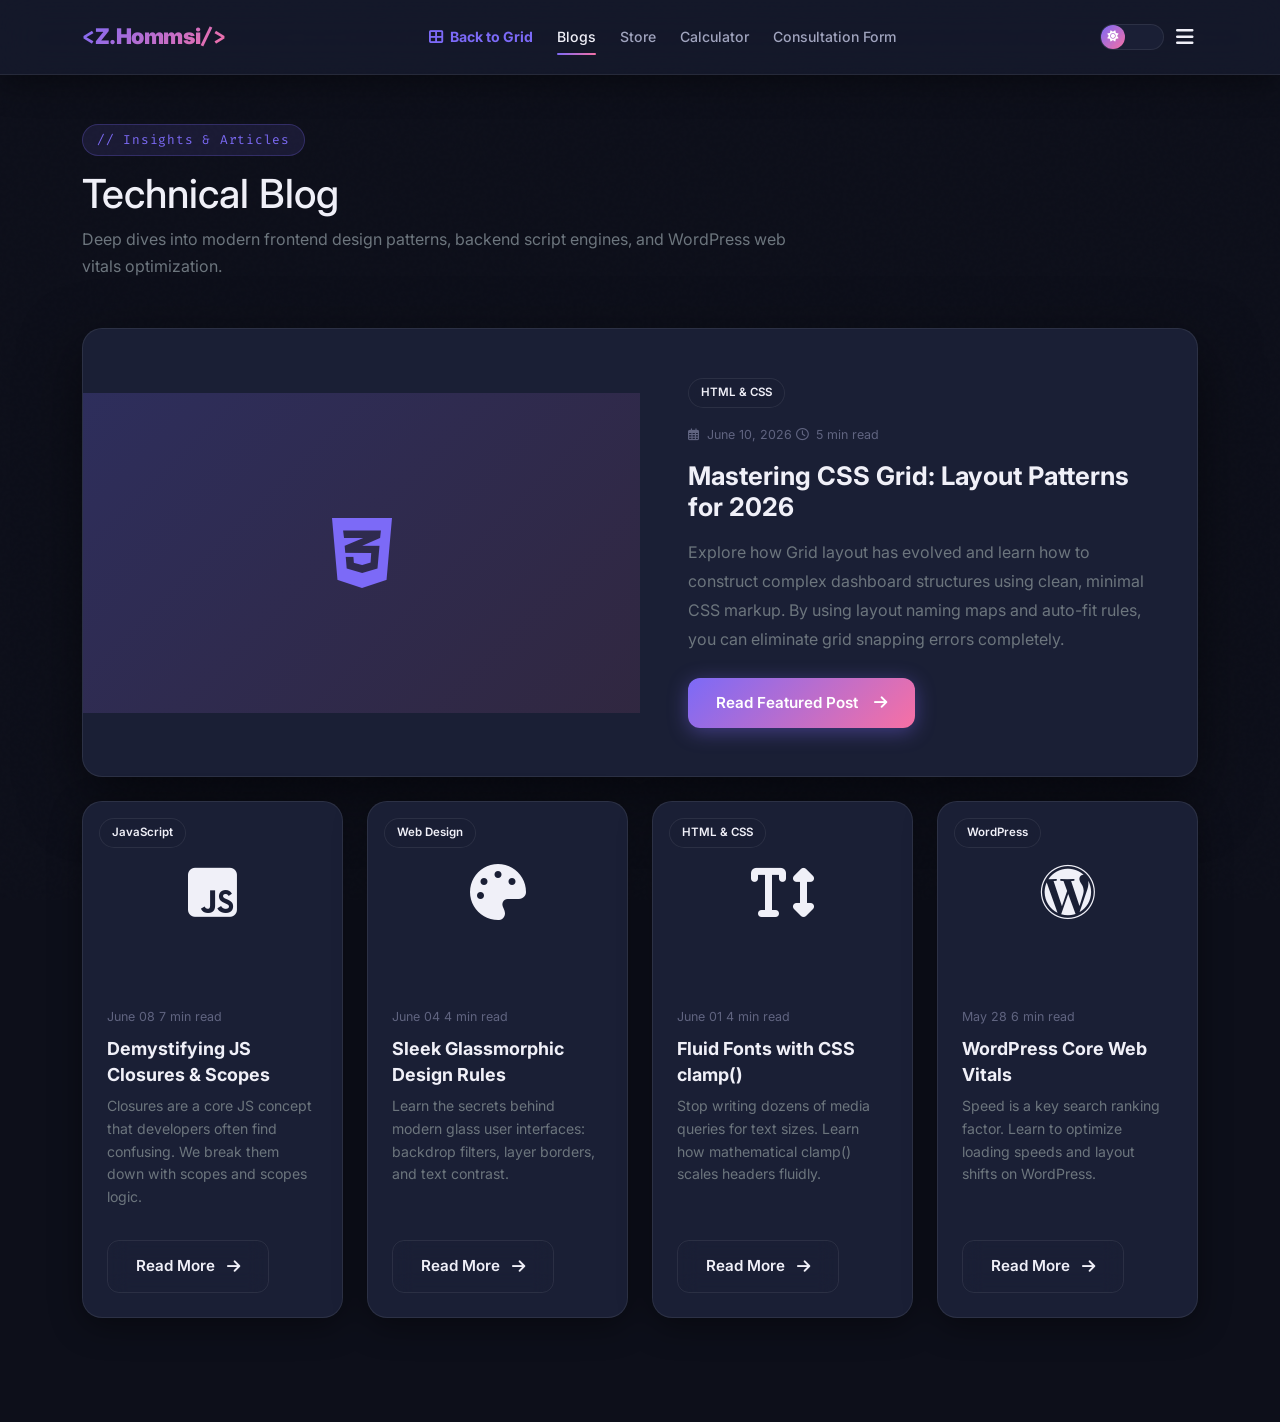
<file: blog.html>
<!DOCTYPE html>
<html lang="en" data-theme="dark">

<head>
  <meta charset="UTF-8" />
  <meta name="viewport" content="width=device-width, initial-scale=1.0" />
  <title>Insights &amp; Articles | Zaenaab Al-Hommsi</title>
  <meta name="description" content="Read insightful frontend design and software engineering articles by Zaenaab Al-Hommsi, featuring grid layouts, scope chains, glassmorphism, and performance vitals." />

  <script>
    const savedTheme = localStorage.getItem('theme') || 'dark';
    document.documentElement.setAttribute('data-theme', savedTheme);
  </script>

  <link rel="icon" href="images/myPhoto.png" type="image/png" />
  <link rel="stylesheet" href="https://cdnjs.cloudflare.com/ajax/libs/font-awesome/6.5.0/css/all.min.css" />
  <link rel="preconnect" href="https://fonts.googleapis.com" />
  <link rel="preconnect" href="https://fonts.gstatic.com" crossorigin />
  <link href="https://fonts.googleapis.com/css2?family=Inter:wght@300;400;500;600;700;800;900&family=Fira+Code:wght@400;500&display=swap" rel="stylesheet" />
  
  <link href="https://cdn.jsdelivr.net/npm/bootstrap@5.3.2/dist/css/bootstrap.min.css" rel="stylesheet" />

  <link rel="stylesheet" href="css/style.css" />
  <link rel="stylesheet" href="css/tasks.css" />
</head>

<body>

  <nav class="tasks-navbar">
    <div class="container tasks-navbar-inner">
      <a href="index.html#showcase" class="tasks-nav-logo">
        <span>&lt;</span>Z.Hommsi<span>/&gt;</span>
      </a>

      <div class="tasks-nav-links d-none d-lg-flex">
        <a href="index.html#showcase" class="tasks-nav-link back-home"><i class="fas fa-th-large me-1"></i> Back to Grid</a>
        <a href="blog.html" class="tasks-nav-link active">Blogs</a>
        <a href="store.html" class="tasks-nav-link">Store</a>
        <a href="calculator.html" class="tasks-nav-link">Calculator</a>
        <a href="form.html" class="tasks-nav-link">Consultation Form</a>
      </div>

      <div class="d-flex align-items-center gap-2 tasks-nav-actions">
        <button class="theme-toggle" id="themeToggle" aria-label="Toggle theme">
          <div class="toggle-thumb"><i class="fas fa-sun"></i></div>
        </button>
        <button class="tasks-hamburger" id="tasksMobileToggle" aria-label="Toggle Menu">
          <i class="fas fa-bars"></i>
        </button>
      </div>
    </div>
  </nav>

  <div class="tasks-nav-mobile" id="tasksNavMobile">
    <a href="index.html#showcase"><i class="fas fa-th-large me-2"></i>Back to Grid</a>
    <a href="blog.html" class="active">Blogs</a>
    <a href="store.html">Store</a>
    <a href="calculator.html">Calculator</a>
    <a href="form.html">Consultation Form</a>
  </div>

  <main class="tasks-page-content">
    <div class="container py-4">
      
      <div class="row mb-5">
        <div class="col-12 col-md-8">
          <span class="section-tag">// Insights &amp; Articles</span>
          <h1 class="view-header-title">Technical Blog</h1>
          <p class="text-secondary mb-0">Deep dives into modern frontend design patterns, backend script engines, and WordPress web vitals optimization.</p>
        </div>
      </div>

      <div class="row">
        <div class="col-12">
          <div class="card featured-blog-card mb-4">
            <div class="row g-0 align-items-center">
              <div class="col-12 col-lg-6">
                <div class="featured-img-wrapper">
                  <div class="featured-placeholder-img">
                    <i class="fab fa-css3-alt"></i>
                  </div>
                </div>
              </div>
              <div class="col-12 col-lg-6">
                <div class="card-body p-4 p-md-5">
                  <span class="blog-card-badge position-static d-inline-block mb-3">HTML &amp; CSS</span>
                  <div class="blog-card-meta mb-3">
                    <span class="meta-date"><i class="far fa-calendar-alt"></i> June 10, 2026</span>
                    <span class="meta-read-time"><i class="far fa-clock"></i> 5 min read</span>
                  </div>
                  <h2 class="card-title fw-bold mb-3" style="font-size: 1.6rem; color: var(--text-primary);">Mastering CSS Grid: Layout Patterns for 2026</h2>
                  <p class="card-text text-secondary mb-4" style="line-height: 1.8;">
                    Explore how Grid layout has evolved and learn how to construct complex dashboard structures using clean, minimal CSS markup. By using layout naming maps and auto-fit rules, you can eliminate grid snapping errors completely.
                  </p>
                  <button class="btn btn-primary read-more-btn" data-article="1">
                    Read Featured Post <i class="fas fa-arrow-right ms-2"></i>
                  </button>
                </div>
              </div>
            </div>
          </div>
        </div>
      </div>

      <div class="row g-4">
        <div class="col-12 col-md-6 col-xl-3">
          <div class="card blog-card h-100">
            <div class="blog-card-img-wrapper">
              <div class="blog-card-badge">JavaScript</div>
              <div class="blog-img-placeholder b2">
                <i class="fab fa-js-square"></i>
              </div>
            </div>
            <div class="card-body d-flex flex-column p-4">
              <div class="blog-card-meta mb-2">
                <span>June 08</span>
                <span>7 min read</span>
              </div>
              <h3 class="blog-card-title card-title">Demystifying JS Closures &amp; Scopes</h3>
              <p class="blog-card-excerpt card-text text-secondary flex-grow-1">
                Closures are a core JS concept that developers often find confusing. We break them down with scopes and scopes logic.
              </p>
              <button class="btn btn-secondary btn-sm read-more-btn mt-3 align-self-start" data-article="2">
                Read More <i class="fas fa-arrow-right ms-1"></i>
              </button>
            </div>
          </div>
        </div>

        <div class="col-12 col-md-6 col-xl-3">
          <div class="card blog-card h-100">
            <div class="blog-card-img-wrapper">
              <div class="blog-card-badge">Web Design</div>
              <div class="blog-img-placeholder b3">
                <i class="fas fa-palette"></i>
              </div>
            </div>
            <div class="card-body d-flex flex-column p-4">
              <div class="blog-card-meta mb-2">
                <span>June 04</span>
                <span>4 min read</span>
              </div>
              <h3 class="blog-card-title card-title">Sleek Glassmorphic Design Rules</h3>
              <p class="blog-card-excerpt card-text text-secondary flex-grow-1">
                Learn the secrets behind modern glass user interfaces: backdrop filters, layer borders, and text contrast.
              </p>
              <button class="btn btn-secondary btn-sm read-more-btn mt-3 align-self-start" data-article="3">
                Read More <i class="fas fa-arrow-right ms-1"></i>
              </button>
            </div>
          </div>
        </div>

        <div class="col-12 col-md-6 col-xl-3">
          <div class="card blog-card h-100">
            <div class="blog-card-img-wrapper">
              <div class="blog-card-badge">HTML &amp; CSS</div>
              <div class="blog-img-placeholder b4">
                <i class="fas fa-text-height"></i>
              </div>
            </div>
            <div class="card-body d-flex flex-column p-4">
              <div class="blog-card-meta mb-2">
                <span>June 01</span>
                <span>4 min read</span>
              </div>
              <h3 class="blog-card-title card-title">Fluid Fonts with CSS clamp()</h3>
              <p class="blog-card-excerpt card-text text-secondary flex-grow-1">
                Stop writing dozens of media queries for text sizes. Learn how mathematical clamp() scales headers fluidly.
              </p>
              <button class="btn btn-secondary btn-sm read-more-btn mt-3 align-self-start" data-article="4">
                Read More <i class="fas fa-arrow-right ms-1"></i>
              </button>
            </div>
          </div>
        </div>

        <div class="col-12 col-md-6 col-xl-3">
          <div class="card blog-card h-100">
            <div class="blog-card-img-wrapper">
              <div class="blog-card-badge">WordPress</div>
              <div class="blog-img-placeholder b5">
                <i class="fab fa-wordpress"></i>
              </div>
            </div>
            <div class="card-body d-flex flex-column p-4">
              <div class="blog-card-meta mb-2">
                <span>May 28</span>
                <span>6 min read</span>
              </div>
              <h3 class="blog-card-title card-title">WordPress Core Web Vitals</h3>
              <p class="blog-card-excerpt card-text text-secondary flex-grow-1">
                Speed is a key search ranking factor. Learn to optimize loading speeds and layout shifts on WordPress.
              </p>
              <button class="btn btn-secondary btn-sm read-more-btn mt-3 align-self-start" data-article="5">
                Read More <i class="fas fa-arrow-right ms-1"></i>
              </button>
            </div>
          </div>
        </div>
      </div>

    </div>
  </main>

  <!-- Bootstrap Modal -->
  <div class="modal fade" id="blogReaderModal" tabindex="-1" aria-hidden="true">
    <div class="modal-dialog modal-dialog-centered modal-lg">
      <div class="modal-content blog-reader-content">
        <div class="modal-header blog-reader-header">
          <div>
            <span class="reader-badge" id="modalBadge">HTML &amp; CSS</span>
            <h2 class="reader-title" id="modalTitle">Article Title</h2>
            <div class="reader-meta">
              <span id="modalDate">June 10, 2026</span>
              <span id="modalReadTime">5 min read</span>
            </div>
          </div>
          <button type="button" class="btn-close blog-reader-close-btn" data-bs-dismiss="modal" aria-label="Close"></button>
        </div>
        <div class="modal-body reader-article-content" id="modalText">
        </div>
      </div>
    </div>
  </div>

  <script src="https://cdn.jsdelivr.net/npm/bootstrap@5.3.2/dist/js/bootstrap.bundle.min.js"></script>
  <script src="js/tasks.js"></script>
</body>

</html>
</file>
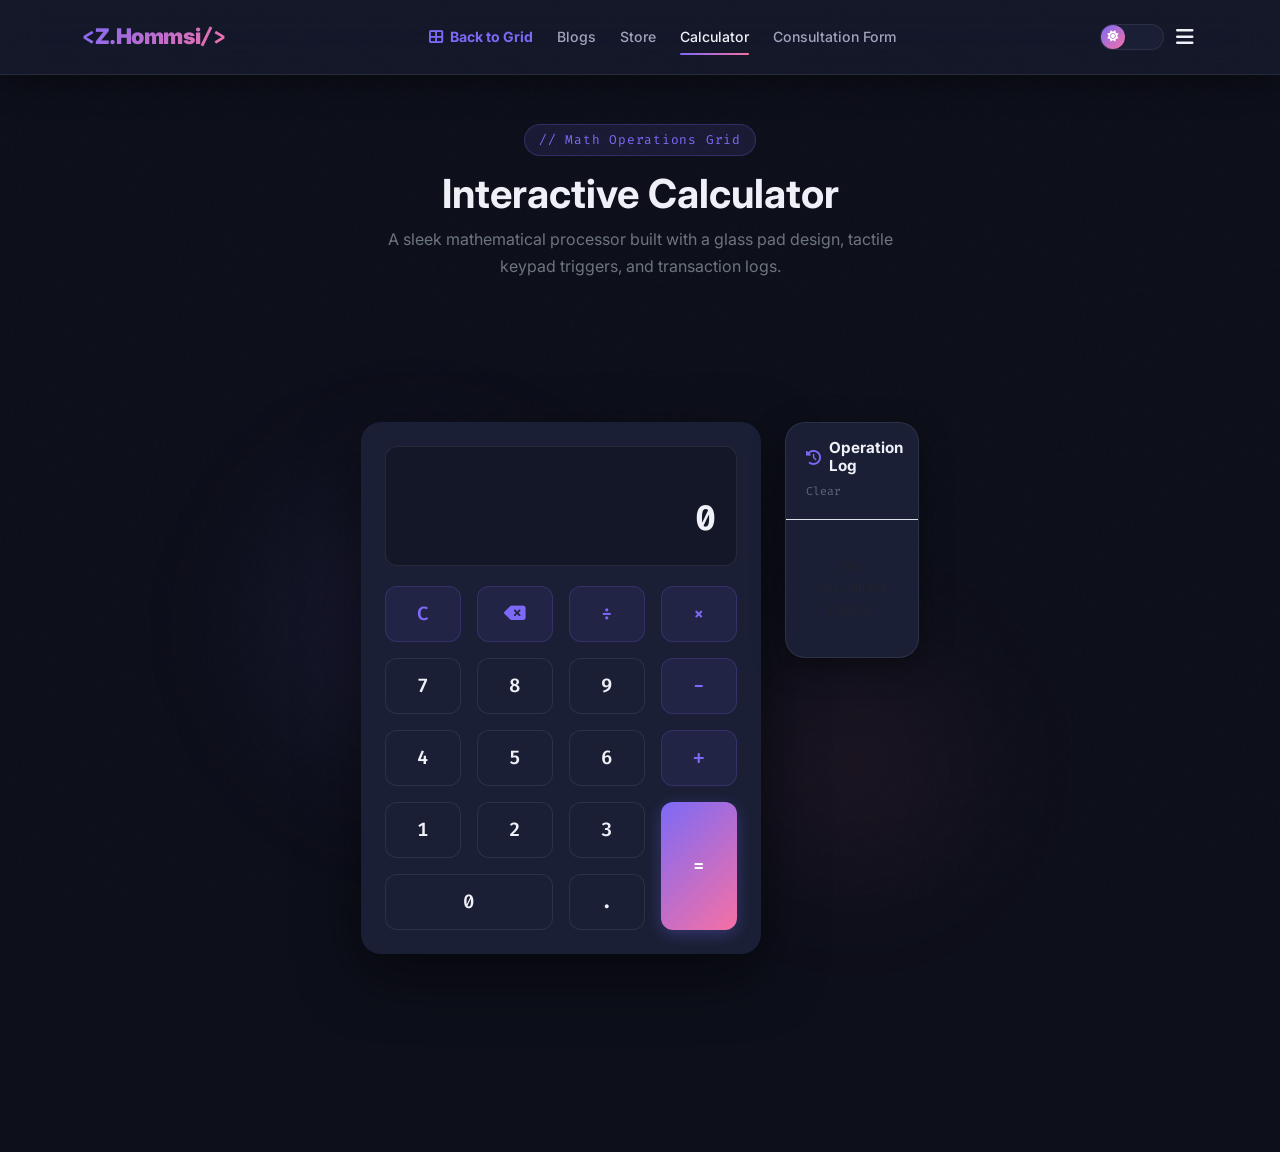
<file: calculator.html>
<!DOCTYPE html>
<html lang="en" data-theme="dark">

<head>
  <meta charset="UTF-8" />
  <meta name="viewport" content="width=device-width, initial-scale=1.0" />
  <title>Smart Interactive Calculator | Zaenaab Al-Hommsi</title>
  <meta name="description" content="An interactive glassmorphic calculator with active operation memory logs and custom button designs built using pure vanilla JavaScript." />

  <script>
    const savedTheme = localStorage.getItem('theme') || 'dark';
    document.documentElement.setAttribute('data-theme', savedTheme);
  </script>

  <link rel="icon" href="images/myPhoto.png" type="image/png" />
  <link rel="stylesheet" href="https://cdnjs.cloudflare.com/ajax/libs/font-awesome/6.5.0/css/all.min.css" />
  <link rel="preconnect" href="https://fonts.googleapis.com" />
  <link rel="preconnect" href="https://fonts.gstatic.com" crossorigin />
  <link href="https://fonts.googleapis.com/css2?family=Inter:wght@300;400;500;600;700;800;900&family=Fira+Code:wght@400;500&display=swap" rel="stylesheet" />
  
  <link href="https://cdn.jsdelivr.net/npm/bootstrap@5.3.2/dist/css/bootstrap.min.css" rel="stylesheet" />

  <link rel="stylesheet" href="css/style.css" />
  <link rel="stylesheet" href="css/tasks.css" />
  
  <style>
    /* Calculator Page Visual Orbs overrides */
    .calculator-page-wrapper {
      position: relative;
      overflow: hidden;
      min-height: calc(100vh - 180px);
      display: flex;
      align-items: center;
      justify-content: center;
    }
    
    .calc-orb-1 {
      width: 450px;
      height: 450px;
      background: radial-gradient(circle, rgba(124, 106, 247, 0.12), transparent 70%);
      position: absolute;
      top: 10%;
      left: 10%;
      z-index: 0;
      border-radius: 50%;
      filter: blur(50px);
      pointer-events: none;
    }
    
    .calc-orb-2 {
      width: 350px;
      height: 350px;
      background: radial-gradient(circle, rgba(247, 112, 164, 0.08), transparent 70%);
      position: absolute;
      bottom: 15%;
      right: 15%;
      z-index: 0;
      border-radius: 50%;
      filter: blur(50px);
      pointer-events: none;
    }
  </style>
</head>

<body>

  <nav class="tasks-navbar">
    <div class="container tasks-navbar-inner">
      <a href="index.html#showcase" class="tasks-nav-logo">
        <span>&lt;</span>Z.Hommsi<span>/&gt;</span>
      </a>

      <div class="tasks-nav-links d-none d-lg-flex">
        <a href="index.html#showcase" class="tasks-nav-link back-home"><i class="fas fa-th-large me-1"></i> Back to Grid</a>
        <a href="blog.html" class="tasks-nav-link">Blogs</a>
        <a href="store.html" class="tasks-nav-link">Store</a>
        <a href="calculator.html" class="tasks-nav-link active">Calculator</a>
        <a href="form.html" class="tasks-nav-link">Consultation Form</a>
      </div>

      <div class="d-flex align-items-center gap-2 tasks-nav-actions">
        <button class="theme-toggle" id="themeToggle" aria-label="Toggle theme">
          <div class="toggle-thumb"><i class="fas fa-sun"></i></div>
        </button>
        <button class="tasks-hamburger" id="tasksMobileToggle" aria-label="Toggle Menu">
          <i class="fas fa-bars"></i>
        </button>
      </div>
    </div>
  </nav>

  <div class="tasks-nav-mobile" id="tasksNavMobile">
    <a href="index.html#showcase"><i class="fas fa-th-large me-2"></i>Back to Grid</a>
    <a href="blog.html">Blogs</a>
    <a href="store.html">Store</a>
    <a href="calculator.html" class="active">Calculator</a>
    <a href="form.html">Consultation Form</a>
  </div>

  <main class="tasks-page-content">
    <div class="container py-4">

      <div class="row mb-5 text-center">
        <div class="col-12">
          <span class="section-tag">// Math Operations Grid</span>
          <h1 class="view-header-title fw-bold">Interactive Calculator</h1>
          <p class="text-secondary mx-auto mb-0" style="max-width: 560px;">A sleek mathematical processor built with a glass pad design, tactile keypad triggers, and transaction logs.</p>
        </div>
      </div>

      <div class="calculator-page-wrapper">
        <div class="calc-orb-1"></div>
        <div class="calc-orb-2"></div>
        
        <div class="row justify-content-center align-items-start position-relative g-4" style="z-index: 10;">
          
          <div class="col-12 col-lg-auto col-md-6">
            <div class="card calculator-app border-0">
              <div class="calculator-display-wrapper">
                <div class="calculator-history" id="calcHistory">&nbsp;</div>
                <div class="calculator-screen" id="calcScreen">0</div>
              </div>
              
              <div class="row g-3 calculator-buttons">
                <div class="col-9">
                  <div class="row g-3">
                    <div class="col-4"><button class="calc-btn btn-action w-100" data-type="clear">C</button></div>
                    <div class="col-4"><button class="calc-btn btn-action w-100" data-type="delete"><i class="fas fa-backspace"></i></button></div>
                    <div class="col-4"><button class="calc-btn btn-action w-100" data-val="/">&divide;</button></div>
                    
                    <div class="col-4"><button class="calc-btn btn-num w-100" data-val="7">7</button></div>
                    <div class="col-4"><button class="calc-btn btn-num w-100" data-val="8">8</button></div>
                    <div class="col-4"><button class="calc-btn btn-num w-100" data-val="9">9</button></div>
                    
                    <div class="col-4"><button class="calc-btn btn-num w-100" data-val="4">4</button></div>
                    <div class="col-4"><button class="calc-btn btn-num w-100" data-val="5">5</button></div>
                    <div class="col-4"><button class="calc-btn btn-num w-100" data-val="6">6</button></div>
                    
                    <div class="col-4"><button class="calc-btn btn-num w-100" data-val="1">1</button></div>
                    <div class="col-4"><button class="calc-btn btn-num w-100" data-val="2">2</button></div>
                    <div class="col-4"><button class="calc-btn btn-num w-100" data-val="3">3</button></div>
                    
                    <div class="col-8"><button class="calc-btn btn-num w-100" data-val="0">0</button></div>
                    <div class="col-4"><button class="calc-btn btn-num w-100" data-val=".">.</button></div>
                  </div>
                </div>
                <div class="col-3 d-flex flex-column gap-3">
                  <button class="calc-btn btn-action w-100" data-val="*">&times;</button>
                  <button class="calc-btn btn-action w-100" data-val="-">&minus;</button>
                  <button class="calc-btn btn-action w-100" data-val="+">&plus;</button>
                  <button class="calc-btn btn-equals w-100 flex-grow-1" id="calcEqual">=</button>
                </div>
              </div>
            </div>
          </div>

          <div class="col-12 col-lg-3 col-md-6">
            <div class="card calculator-log-panel h-100">
              <div class="card-header calculator-log-header bg-transparent border-bottom">
                <h4><i class="fas fa-history"></i> Operation Log</h4>
                <button class="calculator-log-clear-btn" id="clearCalcLog">Clear</button>
              </div>
              <div class="card-body calculator-log-list" id="calcLogList">
                <div class="text-center text-muted py-4" style="font-size:0.8rem;">No calculations logged.</div>
              </div>
            </div>
          </div>

        </div>
      </div>

    </div>
  </main>

  <script src="https://cdn.jsdelivr.net/npm/bootstrap@5.3.2/dist/js/bootstrap.bundle.min.js"></script>
  <script src="js/tasks.js"></script>
</body>

</html>
</file>
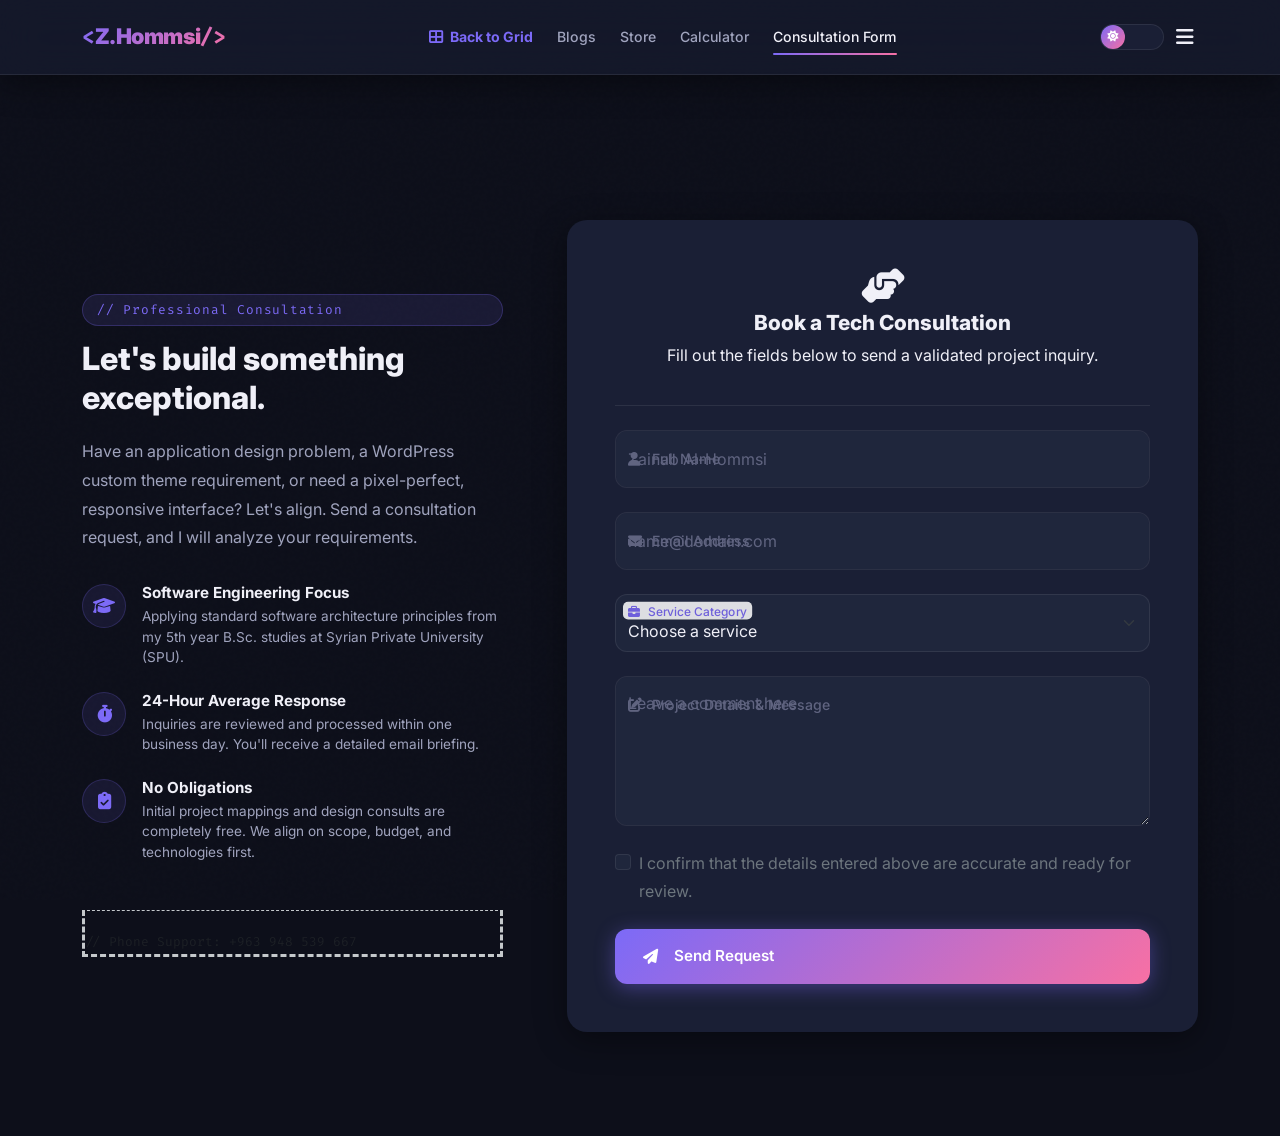
<file: form.html>
<!DOCTYPE html>
<html lang="en" data-theme="dark">

<head>
  <meta charset="UTF-8" />
  <meta name="viewport" content="width=device-width, initial-scale=1.0" />
  <title>Consultation Inquiry | Zaenaab Al-Hommsi</title>
  <meta name="description" content="Inquire about frontend design layouts and WordPress custom development. Standalone consultation page with validation frameworks." />

  <script>
    const savedTheme = localStorage.getItem('theme') || 'dark';
    document.documentElement.setAttribute('data-theme', savedTheme);
  </script>

  <link rel="icon" href="images/myPhoto.png" type="image/png" />
  <link rel="stylesheet" href="https://cdnjs.cloudflare.com/ajax/libs/font-awesome/6.5.0/css/all.min.css" />
  <link rel="preconnect" href="https://fonts.googleapis.com" />
  <link rel="preconnect" href="https://fonts.gstatic.com" crossorigin />
  <link href="https://fonts.googleapis.com/css2?family=Inter:wght@300;400;500;600;700;800;900&family=Fira+Code:wght@400;500&display=swap" rel="stylesheet" />
  
  <link href="https://cdn.jsdelivr.net/npm/bootstrap@5.3.2/dist/css/bootstrap.min.css" rel="stylesheet" />

  <link rel="stylesheet" href="css/style.css" />
  <link rel="stylesheet" href="css/tasks.css" />
</head>

<body>

  <nav class="tasks-navbar">
    <div class="container tasks-navbar-inner">
      <a href="index.html#showcase" class="tasks-nav-logo">
        <span>&lt;</span>Z.Hommsi<span>/&gt;</span>
      </a>

      <div class="tasks-nav-links d-none d-lg-flex">
        <a href="index.html#showcase" class="tasks-nav-link back-home"><i class="fas fa-th-large me-1"></i> Back to Grid</a>
        <a href="blog.html" class="tasks-nav-link">Blogs</a>
        <a href="store.html" class="tasks-nav-link">Store</a>
        <a href="calculator.html" class="tasks-nav-link">Calculator</a>
        <a href="form.html" class="tasks-nav-link active">Consultation Form</a>
      </div>

      <div class="d-flex align-items-center gap-2 tasks-nav-actions">
        <button class="theme-toggle" id="themeToggle" aria-label="Toggle theme">
          <div class="toggle-thumb"><i class="fas fa-sun"></i></div>
        </button>
        <button class="tasks-hamburger" id="tasksMobileToggle" aria-label="Toggle Menu">
          <i class="fas fa-bars"></i>
        </button>
      </div>
    </div>
  </nav>

  <div class="tasks-nav-mobile" id="tasksNavMobile">
    <a href="index.html#showcase"><i class="fas fa-th-large me-2"></i>Back to Grid</a>
    <a href="blog.html">Blogs</a>
    <a href="store.html">Store</a>
    <a href="calculator.html">Calculator</a>
    <a href="form.html" class="active">Consultation Form</a>
  </div>

  <main class="tasks-page-content">
    <div class="container py-4">

      <div class="row mt-3 mt-lg-5 g-4 g-lg-5">
        
        <div class="col-12 col-lg-5">
          <div class="h-100 d-flex flex-column justify-content-center pe-lg-3">
            <span class="section-tag">// Professional Consultation</span>
            <h1 class="form-info-title text-gradient fw-extrabold">Let's build something exceptional.</h1>
            <p class="form-info-desc">
              Have an application design problem, a WordPress custom theme requirement, or need a pixel-perfect, responsive interface? Let's align. Send a consultation request, and I will analyze your requirements.
            </p>

            <div class="form-benefits-list">
              <div class="d-flex gap-3 mb-4 form-benefit-item">
                <div class="form-benefit-icon">
                  <i class="fas fa-graduation-cap"></i>
                </div>
                <div class="form-benefit-text">
                  <h4>Software Engineering Focus</h4>
                  <p>Applying standard software architecture principles from my 5th year B.Sc. studies at Syrian Private University (SPU).</p>
                </div>
              </div>

              <div class="d-flex gap-3 mb-4 form-benefit-item">
                <div class="form-benefit-icon">
                  <i class="fas fa-stopwatch"></i>
                </div>
                <div class="form-benefit-text">
                  <h4>24-Hour Average Response</h4>
                  <p>Inquiries are reviewed and processed within one business day. You'll receive a detailed email briefing.</p>
                </div>
              </div>

              <div class="d-flex gap-3 mb-4 form-benefit-item">
                <div class="form-benefit-icon">
                  <i class="fas fa-clipboard-check"></i>
                </div>
                <div class="form-benefit-text">
                  <h4>No Obligations</h4>
                  <p>Initial project mappings and design consults are completely free. We align on scope, budget, and technologies first.</p>
                </div>
              </div>
            </div>
            
            <div class="mt-4 pt-3 border-top border-secondary-subtle d-none d-lg-block" style="border-style:dashed !important;">
              <span class="text-muted" style="font-size:0.8rem; font-family:var(--font-code);">
                // Phone Support: +963 948 539 667
              </span>
            </div>
          </div>
        </div>

        <div class="col-12 col-lg-7">
          <div class="card form-container-card border-0 p-4 p-md-5">
            
            <div class="form-container-header text-center mb-4">
              <i class="fas fa-handshake-angle text-gradient"></i>
              <h3>Book a Tech Consultation</h3>
              <p>Fill out the fields below to send a validated project inquiry.</p>
            </div>
            
            <div class="form-container-body">
              <form id="consultationForm" class="needs-validation" novalidate>
                <div class="form-floating mb-4">
                  <input type="text" class="form-control" id="consultationName" placeholder="Zainab Al-Hommsi" required />
                  <label for="consultationName"><i class="fas fa-user me-2"></i>Full Name</label>
                  <div class="invalid-feedback">
                    Please provide your name so we can address you properly.
                  </div>
                </div>

                <div class="form-floating mb-4">
                  <input type="email" class="form-control" id="consultationEmail" placeholder="name@domain.com" required />
                  <label for="consultationEmail"><i class="fas fa-envelope me-2"></i>Email Address</label>
                  <div class="invalid-feedback" id="emailFeedback">
                    Please enter a valid email address.
                  </div>
                </div>

                <div class="form-floating mb-4">
                  <select class="form-select" id="consultationService" required>
                    <option value="" selected disabled>Choose a service</option>
                    <option value="frontend">Custom Frontend Development (HTML/CSS/JS)</option>
                    <option value="wordpress">WordPress Development &amp; Theme Customs</option>
                    <option value="uiux">UI/UX Layout Prototyping</option>
                    <option value="other">General Tech Collaboration</option>
                  </select>
                  <label for="consultationService"><i class="fas fa-briefcase me-2"></i>Service Category</label>
                  <div class="invalid-feedback">
                    Please select a service category for your project.
                  </div>
                </div>

                <div class="form-floating mb-4">
                  <textarea class="form-control" id="consultationMessage" placeholder="Leave a comment here" style="height: 150px" required></textarea>
                  <label for="consultationMessage"><i class="fas fa-edit me-2"></i>Project Details &amp; Message</label>
                  <div class="invalid-feedback">
                    Please describe your project requirements in a few lines.
                  </div>
                </div>

                <div class="form-check mb-4">
                  <input class="form-check-input" type="checkbox" id="consultationAgree" required />
                  <label class="form-check-label text-secondary" for="consultationAgree">
                    I confirm that the details entered above are accurate and ready for review.
                  </label>
                  <div class="invalid-feedback">
                    You must confirm the terms before submitting.
                  </div>
                </div>

                <button class="btn btn-primary w-100 py-3" type="submit" id="formSubmitBtn">
                  <i class="fas fa-paper-plane me-2"></i>Send Request
                </button>
              </form>
            </div>

            <div class="form-success-card text-center" id="formSuccessCard" style="display: none;">
              <div class="success-icon-wrapper">
                <i class="fas fa-circle-check"></i>
              </div>
              <h3>Request Submitted Successfully!</h3>
              <p class="text-secondary">
                Thank you for reaching out, <strong id="successNameSpan"></strong>. We have received your request regarding <strong id="successServiceSpan"></strong> and sent a confirmation link to <span id="successEmailSpan" class="text-gradient font-code"></span>.
              </p>
              <button class="btn btn-secondary btn-sm mt-3" id="resetFormViewBtn">
                Submit Another Request
              </button>
            </div>
          </div>
        </div>

      </div>

    </div>
  </main>

  <script src="https://cdn.jsdelivr.net/npm/bootstrap@5.3.2/dist/js/bootstrap.bundle.min.js"></script>
  <script src="js/tasks.js"></script>
</body>

</html>
</file>
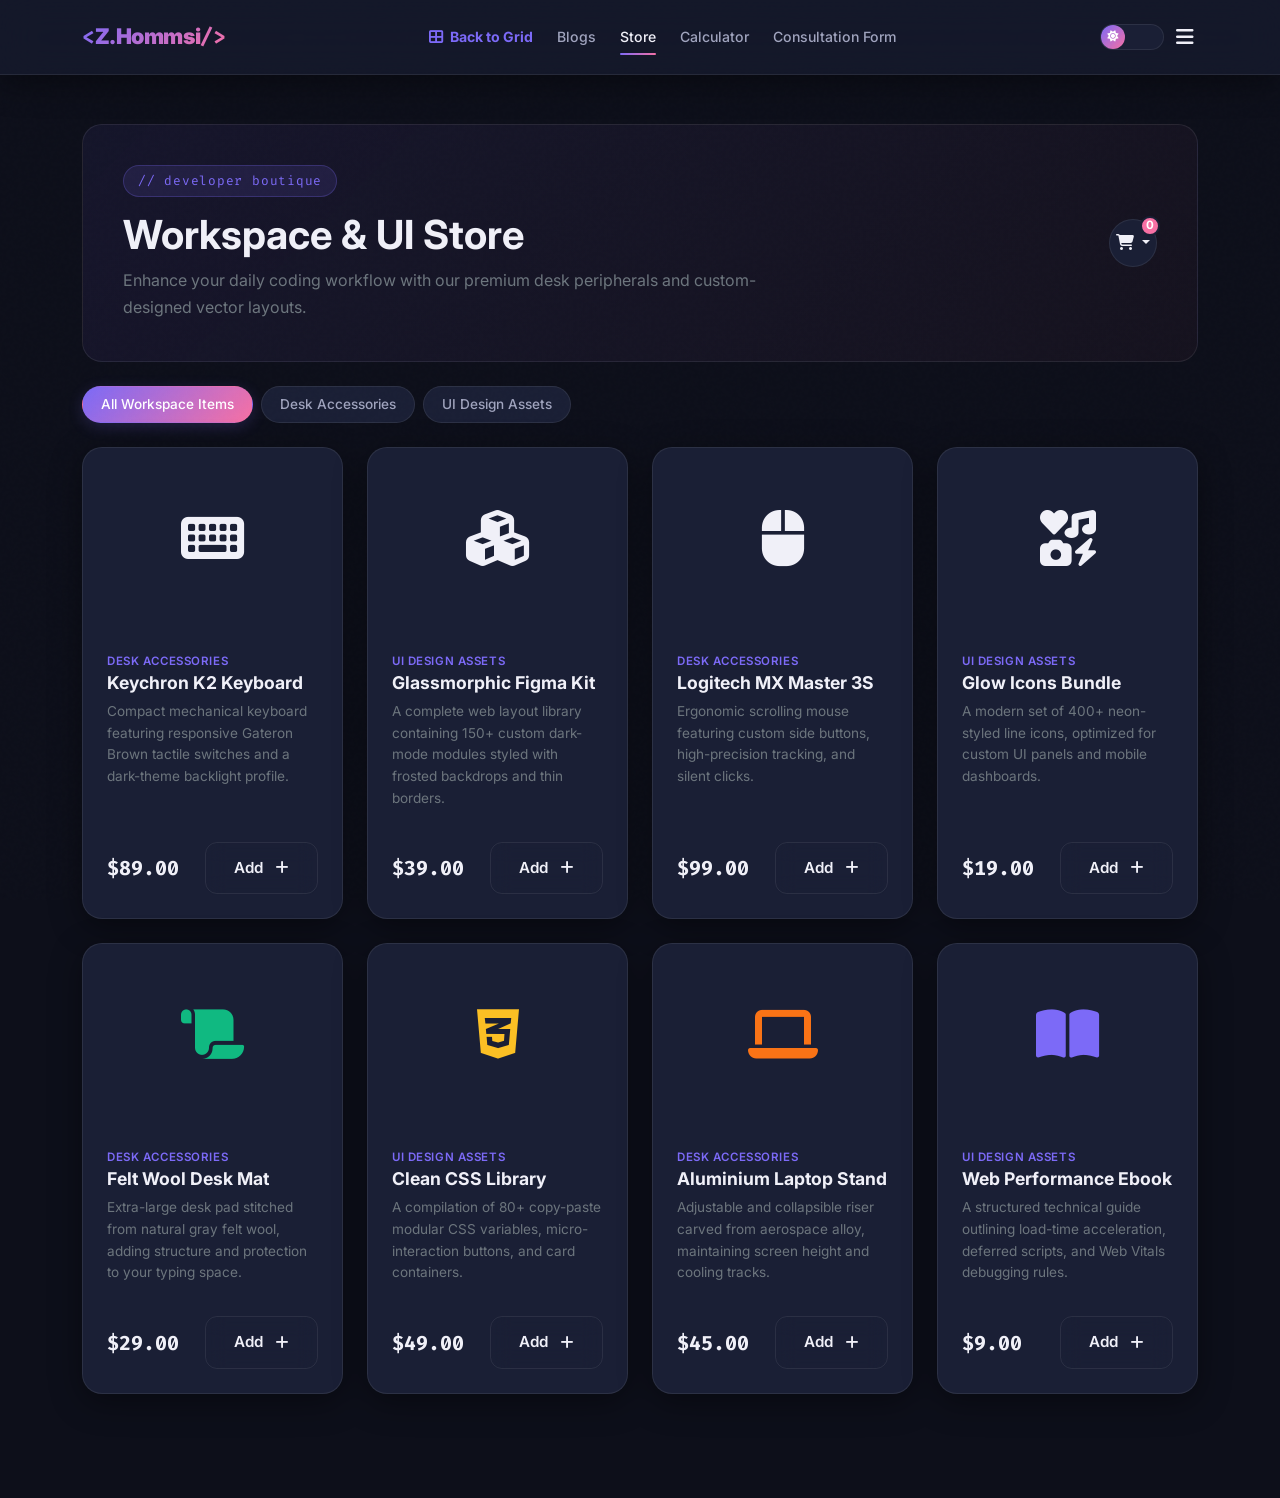
<file: store.html>
<!DOCTYPE html>
<html lang="en" data-theme="dark">

<head>
  <meta charset="UTF-8" />
  <meta name="viewport" content="width=device-width, initial-scale=1.0" />
  <title>Developer Storefront | Zaenaab Al-Hommsi</title>
  <meta name="description" content="Shop premium workspace desk accessories and vector design UI components. Fully functional e-commerce storefront mockup with live cart counters." />

  <script>
    const savedTheme = localStorage.getItem('theme') || 'dark';
    document.documentElement.setAttribute('data-theme', savedTheme);
  </script>

  <link rel="icon" href="images/myPhoto.png" type="image/png" />
  <link rel="stylesheet" href="https://cdnjs.cloudflare.com/ajax/libs/font-awesome/6.5.0/css/all.min.css" />
  <link rel="preconnect" href="https://fonts.googleapis.com" />
  <link rel="preconnect" href="https://fonts.gstatic.com" crossorigin />
  <link href="https://fonts.googleapis.com/css2?family=Inter:wght@300;400;500;600;700;800;900&family=Fira+Code:wght@400;500&display=swap" rel="stylesheet" />
  
  <link href="https://cdn.jsdelivr.net/npm/bootstrap@5.3.2/dist/css/bootstrap.min.css" rel="stylesheet" />

  <link rel="stylesheet" href="css/style.css" />
  <link rel="stylesheet" href="css/tasks.css" />
</head>

<body>

  <nav class="tasks-navbar">
    <div class="container tasks-navbar-inner">
      <a href="index.html#showcase" class="tasks-nav-logo">
        <span>&lt;</span>Z.Hommsi<span>/&gt;</span>
      </a>

      <div class="tasks-nav-links d-none d-lg-flex">
        <a href="index.html#showcase" class="tasks-nav-link back-home"><i class="fas fa-th-large me-1"></i> Back to Grid</a>
        <a href="blog.html" class="tasks-nav-link">Blogs</a>
        <a href="store.html" class="tasks-nav-link active">Store</a>
        <a href="calculator.html" class="tasks-nav-link">Calculator</a>
        <a href="form.html" class="tasks-nav-link">Consultation Form</a>
      </div>

      <div class="d-flex align-items-center gap-2 tasks-nav-actions">
        <button class="theme-toggle" id="themeToggle" aria-label="Toggle theme">
          <div class="toggle-thumb"><i class="fas fa-sun"></i></div>
        </button>
        <button class="tasks-hamburger" id="tasksMobileToggle" aria-label="Toggle Menu">
          <i class="fas fa-bars"></i>
        </button>
      </div>
    </div>
  </nav>

  <div class="tasks-nav-mobile" id="tasksNavMobile">
    <a href="index.html#showcase"><i class="fas fa-th-large me-2"></i>Back to Grid</a>
    <a href="blog.html">Blogs</a>
    <a href="store.html" class="active">Store</a>
    <a href="calculator.html">Calculator</a>
    <a href="form.html">Consultation Form</a>
  </div>

  <main class="tasks-page-content">
    <div class="container py-4">

      <div class="store-hero mb-4">
        <div class="row align-items-center">
          <div class="col-12 col-md-8">
            <span class="section-tag">// developer boutique</span>
            <h1 class="view-header-title text-gradient fw-bold mb-2">Workspace &amp; UI Store</h1>
            <p class="text-secondary mb-0">Enhance your daily coding workflow with our premium desk peripherals and custom-designed vector layouts.</p>
          </div>
          <div class="col-12 col-md-4 text-md-end mt-4 mt-md-0">
            <div class="dropdown cart-widget">
              <button class="cart-btn dropdown-toggle" id="cartToggle" data-bs-toggle="dropdown" data-bs-auto-close="outside" aria-expanded="false" aria-label="View shopping cart">
                <i class="fas fa-shopping-cart"></i>
                <span class="cart-badge" id="cartBadgeCount">0</span>
              </button>
              
              <div class="dropdown-menu cart-dropdown" id="cartDropdown">
                <h4 class="cart-dropdown-title">Shopping Cart</h4>
                <div class="cart-dropdown-items" id="cartDropdownItems">
                  <div class="cart-empty-message py-3 text-center text-muted">
                    Your cart is empty.
                  </div>
                </div>
                <div class="cart-dropdown-footer" id="cartDropdownFooter" style="display: none;">
                  <div class="d-flex justify-content-between mb-2">
                    <span class="text-secondary">Total:</span>
                    <strong class="text-gradient" id="cartTotalSum">$0.00</strong>
                  </div>
                  <button class="btn btn-primary w-100 btn-sm" id="checkoutBtn">Checkout</button>
                </div>
              </div>
            </div>
          </div>
        </div>
      </div>

      <div class="row mb-4">
        <div class="col-12">
          <div class="d-flex flex-wrap gap-2 filter-pills">
            <button class="filter-pill active" data-filter="all">All Workspace Items</button>
            <button class="filter-pill" data-filter="gear">Desk Accessories</button>
            <button class="filter-pill" data-filter="dev">UI Design Assets</button>
          </div>
        </div>
      </div>

      <div class="row g-4" id="productsGrid">
        
        <div class="col-12 col-sm-6 col-md-4 col-xl-3 product-item-col" data-category="gear">
          <div class="card product-card h-100">
            <div class="product-card-img-wrapper">
              <div class="product-img-placeholder p1">
                <i class="fas fa-keyboard"></i>
              </div>
            </div>
            <div class="card-body d-flex flex-column p-4">
              <span class="product-category">Desk Accessories</span>
              <h3 class="product-title card-title">Keychron K2 Keyboard</h3>
              <p class="product-desc card-text text-secondary flex-grow-1">
                Compact mechanical keyboard featuring responsive Gateron Brown tactile switches and a dark-theme backlight profile.
              </p>
              <div class="d-flex justify-content-between align-items-center mt-3 product-purchase-row">
                <span class="product-price">$89.00</span>
                <button class="btn btn-secondary btn-sm add-to-cart-btn" data-id="1" data-name="Keychron K2 Keyboard" data-price="89.00">
                  Add <i class="fas fa-plus ms-1"></i>
                </button>
              </div>
            </div>
          </div>
        </div>

        <div class="col-12 col-sm-6 col-md-4 col-xl-3 product-item-col" data-category="dev">
          <div class="card product-card h-100">
            <div class="product-card-img-wrapper">
              <div class="product-img-placeholder p2">
                <i class="fas fa-cubes"></i>
              </div>
            </div>
            <div class="card-body d-flex flex-column p-4">
              <span class="product-category">UI Design Assets</span>
              <h3 class="product-title card-title">Glassmorphic Figma Kit</h3>
              <p class="product-desc card-text text-secondary flex-grow-1">
                A complete web layout library containing 150+ custom dark-mode modules styled with frosted backdrops and thin borders.
              </p>
              <div class="d-flex justify-content-between align-items-center mt-3 product-purchase-row">
                <span class="product-price">$39.00</span>
                <button class="btn btn-secondary btn-sm add-to-cart-btn" data-id="2" data-name="Glassmorphic Figma Kit" data-price="39.00">
                  Add <i class="fas fa-plus ms-1"></i>
                </button>
              </div>
            </div>
          </div>
        </div>

        <div class="col-12 col-sm-6 col-md-4 col-xl-3 product-item-col" data-category="gear">
          <div class="card product-card h-100">
            <div class="product-card-img-wrapper">
              <div class="product-img-placeholder p3">
                <i class="fas fa-mouse"></i>
              </div>
            </div>
            <div class="card-body d-flex flex-column p-4">
              <span class="product-category">Desk Accessories</span>
              <h3 class="product-title card-title">Logitech MX Master 3S</h3>
              <p class="product-desc card-text text-secondary flex-grow-1">
                Ergonomic scrolling mouse featuring custom side buttons, high-precision tracking, and silent clicks.
              </p>
              <div class="d-flex justify-content-between align-items-center mt-3 product-purchase-row">
                <span class="product-price">$99.00</span>
                <button class="btn btn-secondary btn-sm add-to-cart-btn" data-id="3" data-name="Logitech MX Master 3S" data-price="99.00">
                  Add <i class="fas fa-plus ms-1"></i>
                </button>
              </div>
            </div>
          </div>
        </div>

        <div class="col-12 col-sm-6 col-md-4 col-xl-3 product-item-col" data-category="dev">
          <div class="card product-card h-100">
            <div class="product-card-img-wrapper">
              <div class="product-img-placeholder p4">
                <i class="fas fa-icons"></i>
              </div>
            </div>
            <div class="card-body d-flex flex-column p-4">
              <span class="product-category">UI Design Assets</span>
              <h3 class="product-title card-title">Glow Icons Bundle</h3>
              <p class="product-desc card-text text-secondary flex-grow-1">
                A modern set of 400+ neon-styled line icons, optimized for custom UI panels and mobile dashboards.
              </p>
              <div class="d-flex justify-content-between align-items-center mt-3 product-purchase-row">
                <span class="product-price">$19.00</span>
                <button class="btn btn-secondary btn-sm add-to-cart-btn" data-id="4" data-name="Glow Icons Bundle" data-price="19.00">
                  Add <i class="fas fa-plus ms-1"></i>
                </button>
              </div>
            </div>
          </div>
        </div>

        <div class="col-12 col-sm-6 col-md-4 col-xl-3 product-item-col" data-category="gear">
          <div class="card product-card h-100">
            <div class="product-card-img-wrapper">
              <div class="product-img-placeholder p1" style="color:#10b981;">
                <i class="fas fa-scroll"></i>
              </div>
            </div>
            <div class="card-body d-flex flex-column p-4">
              <span class="product-category">Desk Accessories</span>
              <h3 class="product-title card-title">Felt Wool Desk Mat</h3>
              <p class="product-desc card-text text-secondary flex-grow-1">
                Extra-large desk pad stitched from natural gray felt wool, adding structure and protection to your typing space.
              </p>
              <div class="d-flex justify-content-between align-items-center mt-3 product-purchase-row">
                <span class="product-price">$29.00</span>
                <button class="btn btn-secondary btn-sm add-to-cart-btn" data-id="5" data-name="Felt Wool Desk Mat" data-price="29.00">
                  Add <i class="fas fa-plus ms-1"></i>
                </button>
              </div>
            </div>
          </div>
        </div>

        <div class="col-12 col-sm-6 col-md-4 col-xl-3 product-item-col" data-category="dev">
          <div class="card product-card h-100">
            <div class="product-card-img-wrapper">
              <div class="product-img-placeholder p2" style="color:#fbbf24;">
                <i class="fab fa-css3-alt"></i>
              </div>
            </div>
            <div class="card-body d-flex flex-column p-4">
              <span class="product-category">UI Design Assets</span>
              <h3 class="product-title card-title">Clean CSS Library</h3>
              <p class="product-desc card-text text-secondary flex-grow-1">
                A compilation of 80+ copy-paste modular CSS variables, micro-interaction buttons, and card containers.
              </p>
              <div class="d-flex justify-content-between align-items-center mt-3 product-purchase-row">
                <span class="product-price">$49.00</span>
                <button class="btn btn-secondary btn-sm add-to-cart-btn" data-id="6" data-name="Clean CSS Library" data-price="49.00">
                  Add <i class="fas fa-plus ms-1"></i>
                </button>
              </div>
            </div>
          </div>
        </div>

        <div class="col-12 col-sm-6 col-md-4 col-xl-3 product-item-col" data-category="gear">
          <div class="card product-card h-100">
            <div class="product-card-img-wrapper">
              <div class="product-img-placeholder p3" style="color:#f97316;">
                <i class="fas fa-laptop"></i>
              </div>
            </div>
            <div class="card-body d-flex flex-column p-4">
              <span class="product-category">Desk Accessories</span>
              <h3 class="product-title card-title">Aluminium Laptop Stand</h3>
              <p class="product-desc card-text text-secondary flex-grow-1">
                Adjustable and collapsible riser carved from aerospace alloy, maintaining screen height and cooling tracks.
              </p>
              <div class="d-flex justify-content-between align-items-center mt-3 product-purchase-row">
                <span class="product-price">$45.00</span>
                <button class="btn btn-secondary btn-sm add-to-cart-btn" data-id="7" data-name="Aluminium Laptop Stand" data-price="45.00">
                  Add <i class="fas fa-plus ms-1"></i>
                </button>
              </div>
            </div>
          </div>
        </div>

        <div class="col-12 col-sm-6 col-md-4 col-xl-3 product-item-col" data-category="dev">
          <div class="card product-card h-100">
            <div class="product-card-img-wrapper">
              <div class="product-img-placeholder p4" style="color:#7c6af7;">
                <i class="fas fa-book-open"></i>
              </div>
            </div>
            <div class="card-body d-flex flex-column p-4">
              <span class="product-category">UI Design Assets</span>
              <h3 class="product-title card-title">Web Performance Ebook</h3>
              <p class="product-desc card-text text-secondary flex-grow-1">
                A structured technical guide outlining load-time acceleration, deferred scripts, and Web Vitals debugging rules.
              </p>
              <div class="d-flex justify-content-between align-items-center mt-3 product-purchase-row">
                <span class="product-price">$9.00</span>
                <button class="btn btn-secondary btn-sm add-to-cart-btn" data-id="8" data-name="Web Performance Ebook" data-price="9.00">
                  Add <i class="fas fa-plus ms-1"></i>
                </button>
              </div>
            </div>
          </div>
        </div>

      </div>

    </div>
  </main>

  <script src="https://cdn.jsdelivr.net/npm/bootstrap@5.3.2/dist/js/bootstrap.bundle.min.js"></script>
  <script src="js/tasks.js"></script>
</body>

</html>
</file>
<file: css/style.css>
/* =========================================================
   style.css – Zaenaab Al-Hommsi Portfolio
   ========================================================= */

/* ── Google Fonts ── */
@import url('https://fonts.googleapis.com/css2?family=Inter:wght@300;400;500;600;700;800;900&family=Fira+Code:wght@400;500&display=swap');

/* ── CSS Variables ── */
:root {
  /* Colors – Dark Mode (default) */
  --bg-primary: #0d0f1a;
  --bg-secondary: #1f263c;
  --bg-card: #1a1f35;
  --bg-glass: rgba(26, 31, 53, 0.6);
  --border-color: rgba(255, 255, 255, 0.08);
  --accent: #7c6af7;
  --accent-hover: #9b8cf9;
  --accent-2: #f770a4;
  --gradient: linear-gradient(135deg, #7c6af7 0%, #f770a4 100%);
  --gradient-text: linear-gradient(135deg, #7c6af7, #f770a4);
  --text-primary: #f0f0f8;
  --text-secondary: #a0a4be;
  --text-muted: #606480;
  --shadow: 0 8px 32px rgba(0, 0, 0, 0.4);
  --shadow-lg: 0 20px 60px rgba(0, 0, 0, 0.5);
  --radius: 12px;
  --radius-lg: 20px;
  --transition: 0.3s cubic-bezier(0.4, 0, 0.2, 1);
  --font-main: 'Inter', sans-serif;
  --font-code: 'Fira Code', monospace;
}

[data-theme="light"] {
  --bg-primary: #f5f6ff;
  --bg-secondary: #ffffff;
  --bg-card: #ffffff;
  --bg-glass: rgba(255, 255, 255, 0.8);
  --border-color: rgba(0, 0, 0, 0.08);
  --text-primary: #0d0f1a;
  --text-secondary: #4a4f6a;
  --text-muted: #8a8fa8;
  --shadow: 0 8px 32px rgba(124, 106, 247, 0.12);
  --shadow-lg: 0 20px 60px rgba(124, 106, 247, 0.18);
}
html,
body {
  overflow-x: hidden;
  width: 100%;
}

/* ── Bootstrap Overrides ── */
.navbar {
  background-color: transparent !important;
}

.navbar-brand {
  font-size: 1.4rem !important;
  font-weight: 900 !important;
  letter-spacing: -0.02em !important;
}

.nav-link {
  font-size: 0.9rem !important;
  font-weight: 500 !important;
  color: var(--text-secondary) !important;
  padding: 0.5rem 0 !important;
  transition: color var(--transition) !important;
  position: relative;
}

.nav-link:hover,
.nav-link.active {
  color: var(--text-primary) !important;
}

.navbar-toggler {
  border: none !important;
  padding: 0 !important;
  box-shadow: none !important;
}

.card {
  background-color: var(--bg-card) !important;
  border-color: var(--border-color) !important;
  color: var(--text-primary) !important;
}

.btn:focus,
.btn:focus-visible,
.form-control:focus,
.form-select:focus {
  box-shadow: none !important;
}

.form-control,
.form-select {
  background-color: var(--bg-secondary) !important;
  border-color: var(--border-color) !important;
  color: var(--text-primary) !important;
}

.form-control::placeholder,
.form-select::placeholder {
  color: var(--text-muted) !important;
}

.btn-secondary {
  background-color: transparent !important;
  border-color: var(--border-color) !important;
  color: var(--text-primary) !important;
}

.btn-secondary:hover {
  border-color: var(--accent) !important;
  color: var(--accent) !important;
  background-color: transparent !important;
}

.btn-close {
  filter: invert(1) grayscale(100%) brightness(200%);
}

.modal-content {
  background-color: var(--bg-card) !important;
  border-color: var(--border-color) !important;
  color: var(--text-primary) !important;
}

.modal-backdrop {
  background-color: rgba(13, 15, 26, 0.8) !important;
}

.dropdown-menu {
  background-color: var(--bg-card) !important;
  border-color: var(--border-color) !important;
  color: var(--text-primary) !important;
}

/* ── Reset & Base ── */
*,
*::before,
*::after {
  box-sizing: border-box;
  margin: 0;
  padding: 0;
}

html {
  scroll-behavior: smooth;
  font-size: 16px;
}

body {
  font-family: var(--font-main);
  background: var(--bg-primary);
  color: var(--text-primary);
  line-height: 1.7;
  transition: background var(--transition), color var(--transition);
  overflow-x: hidden;
}

a {
  color: inherit;
  text-decoration: none;
}

img {
  max-width: 100%;
  display: block;
}

ul {
  list-style: none;
}

/* ── Utility ── */
.section {
  padding: 100px 0;
}

.section-tag {
  display: inline-block;
  font-family: var(--font-code);
  font-size: 0.8rem;
  color: var(--accent);
  background: rgba(124, 106, 247, 0.12);
  padding: 4px 14px;
  border-radius: 20px;
  border: 1px solid rgba(124, 106, 247, 0.25);
  margin-bottom: 14px;
  letter-spacing: 0.06em;
}

.section-title {
  font-size: clamp(2rem, 4vw, 2.8rem);
  font-weight: 800;
  line-height: 1.2;
  margin-bottom: 16px;
}

.gradient-text {
  background: var(--gradient-text);
  -webkit-background-clip: text;
  -webkit-text-fill-color: transparent;
  background-clip: text;
}

.section-subtitle {
  font-size: 1.05rem;
  color: var(--text-secondary);
  max-width: 560px;
}

/* ── Scrollbar ── */
::-webkit-scrollbar {
  width: 6px;
}

::-webkit-scrollbar-track {
  background: var(--bg-primary);
}

::-webkit-scrollbar-thumb {
  background: var(--accent);
  border-radius: 3px;
}

/* ── Noise Overlay ── */
body::before {
  content: '';
  position: fixed;
  inset: 0;
  background-image: url("data:image/svg+xml,%3Csvg viewBox='0 0 256 256' xmlns='http://www.w3.org/2000/svg'%3E%3Cfilter id='noise'%3E%3CfeTurbulence type='fractalNoise' baseFrequency='0.9' numOctaves='4' stitchTiles='stitch'/%3E%3C/filter%3E%3Crect width='100%25' height='100%25' filter='url(%23noise)' opacity='0.03'/%3E%3C/svg%3E");
  pointer-events: none;
  z-index: 0;
  opacity: 0.4;
}

/* ============================================================
   NAVBAR
   ============================================================ */
.navbar {
  position: fixed;
  top: 0;
  left: 0;
  right: 0;
  z-index: 1000;
  padding: 18px 0;
  transition: all var(--transition);
}

.navbar.scrolled {
  background: var(--bg-glass);
  backdrop-filter: blur(20px);
  -webkit-backdrop-filter: blur(20px);
  border-bottom: 1px solid var(--border-color);
  padding: 12px 0;
  box-shadow: var(--shadow);
}

.nav-logo {
  font-size: 1.4rem;
  font-weight: 900;
  background: var(--gradient-text);
  -webkit-background-clip: text;
  -webkit-text-fill-color: transparent;
  background-clip: text;
  letter-spacing: -0.02em;
}

.nav-logo span {
  font-family: var(--font-code);
}

.nav-links {
  display: flex;
  align-items: center;
  gap: 1rem;
}

.nav-links a {
  font-size: 0.9rem;
  font-weight: 500;
  color: var(--text-secondary);
  transition: color var(--transition);
  position: relative;
}

.nav-links a::after {
  content: '';
  position: absolute;
  left: 0;
  bottom: -4px;
  width: 0;
  height: 2px;
  background: var(--gradient);
  border-radius: 2px;
  transition: width var(--transition);
}

.nav-links a:hover,
.nav-links a.active {
  color: var(--text-primary);
}

.nav-links a:hover::after,
.nav-links a.active::after {
  width: 100%;
}

/* Theme Toggle */
.theme-toggle {
  background: var(--bg-card);
  border: 1px solid var(--border-color);
  border-radius: 50px;
  /* padding: 6px; */
  cursor: pointer;
  display: flex;
  align-items: center;
  gap: 4px;
  transition: all var(--transition);
  width: 64px;
  position: relative;
}

.theme-toggle:hover {
  border-color: var(--accent);
}

.toggle-thumb {
  width: 24px;
  height: 24px;
  border-radius: 50%;
  background: var(--gradient);
  transition: transform var(--transition);
  display: flex;
  align-items: center;
  justify-content: center;
  font-size: 0.7rem;
}

[data-theme="light"] .toggle-thumb {
  transform: translateX(28px);
}

.toggle-thumb i {
  color: #fff;
}

/* Hamburger */
.hamburger {
  display: none;
  flex-direction: column;
  gap: 5px;
  cursor: pointer;
  padding: 4px;
  background: none;
  border: none;
}

.hamburger span {
  width: 22px;
  height: 2px;
  background: var(--text-primary);
  border-radius: 2px;
  transition: all var(--transition);
  display: block;
}

.hamburger.open span:nth-child(1) {
  transform: rotate(45deg) translate(5px, 5px);
}

.hamburger.open span:nth-child(2) {
  opacity: 0;
}

.hamburger.open span:nth-child(3) {
  transform: rotate(-45deg) translate(5px, -5px);
}

/* Mobile Nav */
.nav-mobile {
  display: none;
  flex-direction: column;
  gap: 0;
  overflow: hidden;
  max-height: 0;
  transition: max-height 0.4s ease;
  background: var(--bg-glass);
  backdrop-filter: blur(20px);
  border-top: 1px solid var(--border-color);
  z-index: 999;
}

.nav-mobile.open {
  display: flex;
  max-height: 420px;
}
  .nav-mobile a:hover {
    color: var(--accent);
    background: rgba(124, 106, 247, 0.05);
  }

  /* ============================================================
   HERO
   ============================================================ */
  .hero {
    min-height: 100vh;
    display: flex;
    align-items: center;
    position: relative;
    overflow: hidden;
    padding-top: 80px;
  }

  /* Orbs */
  .hero-bg {
    position: absolute;
    inset: 0;
    overflow: hidden;
    z-index: 0;
  }

  .orb {
    position: absolute;
    border-radius: 50%;
    filter: blur(80px);
    animation: float 8s ease-in-out infinite;
  }

  .orb-1 {
    width: 600px;
    height: 600px;
    background: radial-gradient(circle, rgba(124, 106, 247, 0.2), transparent);
    top: -200px;
    right: -100px;
  }

  .orb-2 {
    width: 400px;
    height: 400px;
    background: radial-gradient(circle, rgba(247, 112, 164, 0.15), transparent);
    bottom: -100px;
    left: -50px;
    animation-delay: -4s;
  }

  @keyframes float {

    0%,
    100% {
      transform: translateY(0) scale(1);
    }

    50% {
      transform: translateY(-30px) scale(1.03);
    }
  }

  .hero-content {
    position: relative;
    z-index: 1;
  }

  .hero-badge {
    display: inline-flex;
    align-items: center;
    gap: 8px;
    background: rgba(124, 106, 247, 0.12);
    border: 1px solid rgba(124, 106, 247, 0.3);
    border-radius: 50px;
    padding: 6px 16px;
    font-size: 0.82rem;
    color: var(--accent);
    font-weight: 500;
    margin-bottom: 24px;
    animation: fadeInDown 0.6s ease both;
  }

  .hero-badge .dot {
    width: 6px;
    height: 6px;
    background: #22c55e;
    border-radius: 50%;
    animation: pulse 2s ease-in-out infinite;
  }

  @keyframes pulse {

    0%,
    100% {
      opacity: 1;
      transform: scale(1);
    }

    50% {
      opacity: 0.5;
      transform: scale(1.4);
    }
  }

  .hero-name {
    font-size: clamp(2.5rem, 5vw, 4rem);
    font-weight: 900;
    line-height: 1.1;
    letter-spacing: -0.03em;
    margin-bottom: 16px;
    animation: fadeInUp 0.7s ease 0.1s both;
  }

  .hero-role {
    font-size: clamp(1rem, 2vw, 1.25rem);
    color: var(--text-secondary);
    font-weight: 400;
    margin-bottom: 24px;
    animation: fadeInUp 0.7s ease 0.2s both;
  }

  .hero-role strong {
    color: var(--accent);
    font-weight: 600;
  }

  .hero-desc {
    color: var(--text-secondary);
    font-size: 1rem;
    max-width: 480px;
    margin-bottom: 36px;
    animation: fadeInUp 0.7s ease 0.3s both;
    line-height: 1.8;
  }

  .hero-cta {
    animation: fadeInUp 0.7s ease 0.4s both;
  }

  .btn {
    display: inline-flex;
    align-items: center;
    gap: 8px;
    padding: 14px 28px;
    border-radius: var(--radius);
    font-weight: 600;
    font-size: 0.95rem;
    transition: all var(--transition);
    cursor: pointer;
    border: none;
    font-family: var(--font-main);
  }

  .btn-primary {
    background: var(--gradient);
    color: #fff;
    box-shadow: 0 4px 20px rgba(124, 106, 247, 0.4);
  }

  .btn-primary:hover {
    transform: translateY(-2px);
    box-shadow: 0 8px 30px rgba(124, 106, 247, 0.5);
  }

  .btn-secondary {
    background: transparent;
    color: var(--text-primary);
    border: 1px solid var(--border-color);
    backdrop-filter: blur(10px);
  }

  .btn-secondary:hover {
    border-color: var(--accent);
    color: var(--accent);
    transform: translateY(-2px);
  }

  /* Hero visual side */
  .hero-visual {
    position: relative;
    animation: fadeIn 1s ease 0.5s both;
  }

  .avatar-ring {
    position: relative;
    width: 320px;
    height: 320px;
  }

  .avatar-ring::before {
    content: '';
    position: absolute;
    inset: -4px;
    border-radius: 50%;
    background: var(--gradient);
    animation: spin 8s linear infinite;
    z-index: 0;
  }

  .avatar-ring::after {
    content: '';
    position: absolute;
    inset: 0;
    border-radius: 50%;
    background: var(--bg-primary);
    z-index: 1;
  }

  @keyframes spin {
    to {
      transform: rotate(360deg);
    }
  }

  .avatar-img {
    position: absolute;
    inset: 8px;
    border-radius: 50%;
    z-index: 2;
    overflow: hidden;
    background: var(--bg-card);
    display: flex;
    align-items: center;
    justify-content: center;
  }

  .avatar-img img.avatar-photo {
    width: 100%;
    height: 100%;
    object-fit: cover;
  }

  /* ── PLACEHOLDER PHOTO ──────────────────────────────────────
   TODO: Replace the SVG placeholder below with your actual photo.
   To do so: add your image file to the project (e.g. assets/photo.jpg)
   and replace the <svg> element with:
   <img src="assets/photo.jpg" alt="Zaenaab Al-Hommsi" style="width:100%;height:100%;object-fit:cover;">
   ─────────────────────────────────────────────────────────── */
  .avatar-placeholder {
    width: 100%;
    height: 100%;
    display: flex;
    flex-direction: column;
    align-items: center;
    justify-content: center;
    background: linear-gradient(135deg, var(--bg-card), var(--bg-secondary));
    gap: 8px;
  }

  .avatar-placeholder i {
    font-size: 5rem;
    background: var(--gradient-text);
    -webkit-background-clip: text;
    -webkit-text-fill-color: transparent;
    background-clip: text;
  }

  .avatar-placeholder span {
    font-size: 0.75rem;
    color: var(--text-muted);
    font-family: var(--font-code);
  }

  /* Floating badge cards */
  .hero-float-card {
    position: absolute;
    background: var(--bg-glass);
    backdrop-filter: blur(16px);
    border: 1px solid var(--border-color);
    border-radius: var(--radius);
    padding: 10px 16px;
    display: flex;
    align-items: center;
    gap: 8px;
    font-size: 0.82rem;
    font-weight: 600;
    box-shadow: var(--shadow);
    z-index: 3;
  }

  .hero-float-card i {
    font-size: 1rem;
  }

  .card-wp {
    bottom: 30px;
    left: -20px;
    color: #21759b;
  }

  .card-wp i {
    color: #21759b;
  }

  .card-code {
    top: 30px;
    right: -20px;
    color: var(--accent);
  }

  .card-code i {
    color: var(--accent);
  }

  /* Hero scroll indicator */
  .scroll-hint {
    position: absolute;
    bottom: 40px;
    left: 50%;
    transform: translateX(-50%);
    display: flex;
    flex-direction: column;
    align-items: center;
    gap: 8px;
    color: var(--text-muted);
    font-size: 0.78rem;
    font-family: var(--font-code);
    animation: fadeIn 1.5s ease 1s both;
  }

  .scroll-mouse {
    width: 22px;
    height: 36px;
    border: 2px solid var(--text-muted);
    border-radius: 12px;
    position: relative;
  }

  .scroll-mouse::before {
    content: '';
    width: 4px;
    height: 8px;
    background: var(--accent);
    border-radius: 2px;
    position: absolute;
    top: 6px;
    left: 50%;
    transform: translateX(-50%);
    animation: scrollDown 1.5s ease-in-out infinite;
  }

  @keyframes scrollDown {
    0% {
      opacity: 1;
      top: 6px;
    }

    100% {
      opacity: 0;
      top: 18px;
    }
  }

  /* ============================================================
   ABOUT
   ============================================================ */
  .about {
    background: var(--bg-secondary);
  }

  .stat-card {
    background: var(--bg-card);
    border: 1px solid var(--border-color);
    border-radius: var(--radius);
    transition: all var(--transition);
  }

  .stat-card:hover {
    border-color: var(--accent);
    transform: translateY(-4px);
    box-shadow: 0 8px 24px rgba(124, 106, 247, 0.15);
  }

  .stat-num {
    font-size: 1.8rem;
    font-weight: 800;
    background: var(--gradient-text);
    -webkit-background-clip: text;
    -webkit-text-fill-color: transparent;
    background-clip: text;
  }

  .stat-label {
    font-size: 0.82rem;
    color: var(--text-muted);
    margin-top: 4px;
  }

  .about-text p {
    color: var(--text-secondary);
    margin-bottom: 18px;
    line-height: 1.9;
  }

  .interest-tag {
    background: rgba(124, 106, 247, 0.1);
    border: 1px solid rgba(124, 106, 247, 0.2);
    color: var(--accent);
    padding: 6px 14px;
    border-radius: 50px;
    font-size: 0.83rem;
    font-weight: 500;
    transition: all var(--transition);
  }

  .interest-tag:hover {
    background: rgba(124, 106, 247, 0.2);
    transform: translateY(-2px);
  }

  /* ============================================================
   SKILLS
   ============================================================ */
  .skill-category {
    background: var(--bg-card);
    border: 1px solid var(--border-color);
    border-radius: var(--radius-lg);
    transition: all var(--transition);
    position: relative;
    overflow: hidden;
  }

  .skill-category::before {
    content: '';
    position: absolute;
    top: 0;
    left: 0;
    right: 0;
    height: 3px;
    background: var(--gradient);
    transform: scaleX(0);
    transform-origin: left;
    transition: transform var(--transition);
  }

  .skill-category:hover::before {
    transform: scaleX(1);
  }

  .skill-category:hover {
    border-color: rgba(124, 106, 247, 0.3);
    transform: translateY(-6px);
    box-shadow: var(--shadow);
  }

  .skill-cat-title {
    font-size: 0.8rem;
    font-weight: 600;
    color: var(--text-muted);
    text-transform: uppercase;
    letter-spacing: 0.1em;
    margin-bottom: 20px;
    display: flex;
    align-items: center;
    gap: 8px;
  }

  .skill-cat-title i {
    color: var(--accent);
  }

  .skill-name {
    font-size: 0.9rem;
    font-weight: 600;
  }

  .skill-pct {
    font-size: 0.82rem;
    color: var(--accent);
    font-family: var(--font-code);
  }

  .skill-bar {
    height: 6px;
    background: var(--border-color);
    border-radius: 3px;
    overflow: hidden;
  }

  .skill-fill {
    height: 100%;
    border-radius: 3px;
    background: var(--gradient);
    width: 0;
    transition: width 1.2s cubic-bezier(0.4, 0, 0.2, 1);
  }

  /* Tech icon chips */
  .tech-chip {
    display: flex;
    align-items: center;
    gap: 8px;
    background: var(--bg-card);
    border: 1px solid var(--border-color);
    border-radius: var(--radius);
    padding: 10px 16px;
    font-size: 0.88rem;
    font-weight: 500;
    transition: all var(--transition);
    cursor: default;
  }

  .tech-chip:hover {
    border-color: var(--accent);
    transform: translateY(-3px);
    box-shadow: 0 6px 20px rgba(124, 106, 247, 0.15);
  }

  .tech-chip i {
    font-size: 1.1rem;
  }

  /* ============================================================
   PROJECTS
   ============================================================ */
  .projects {
    background: var(--bg-secondary);
  }

  .projects-header {
    margin-bottom: 48px;
  }

  .project-card {
    background: var(--bg-card);
    border: 1px solid var(--border-color);
    border-radius: var(--radius-lg);
    overflow: hidden;
    transition: all var(--transition);
  }

  .project-card:hover {
    transform: translateY(-8px);
    border-color: rgba(124, 106, 247, 0.4);
    box-shadow: var(--shadow-lg);
  }

  .project-img {
    height: 200px;
    position: relative;
    overflow: hidden;
  }

  .project-overlay {
    position: absolute;
    inset: 0;
    background: var(--gradient);
    opacity: 0;
    transition: opacity var(--transition);
    display: flex;
    align-items: center;
    justify-content: center;
    gap: 16px;
  }

  .project-card:hover .project-overlay {
    opacity: 0.95;
  }

  .overlay-btn {
    width: 44px;
    height: 44px;
    border-radius: 50%;
    background: rgba(255, 255, 255, 0.2);
    border: 2px solid rgba(255, 255, 255, 0.4);
    color: #fff;
    display: flex;
    align-items: center;
    justify-content: center;
    font-size: 1rem;
    cursor: pointer;
    transition: all var(--transition);
    text-decoration: none;
  }

  .overlay-btn:hover {
    background: rgba(255, 255, 255, 0.35);
    transform: scale(1.1);
  }

  .project-placeholder-img {
    width: 100%;
    height: 100%;
    display: flex;
    flex-direction: column;
    align-items: center;
    justify-content: center;
    gap: 12px;
    font-size: 0.78rem;
    color: var(--text-muted);
    font-family: var(--font-code);
  }

  .project-placeholder-img i {
    font-size: 2.5rem;
  }

  .project-placeholder-img.p1 {
    background: linear-gradient(135deg, #1e1b4b, #312e81);
  }

  .project-placeholder-img.p2 {
    background: linear-gradient(135deg, #1a1035, #4a1d96);
  }

  .project-placeholder-img.p3 {
    background: linear-gradient(135deg, #0f1635, #1e3a5f);
  }

  .project-placeholder-img.p4 {
    background: linear-gradient(135deg, #1a1a2e, #16213e);
  }

  .project-footer {
    margin-top: 20px;
    padding-top: 16px;
    border-top: 1px solid var(--border-color);
  }

  .project-link {
    font-size: 0.82rem;
    font-weight: 600;
    color: var(--accent);
    transition: all var(--transition);
    display: inline-flex;
    align-items: center;
    gap: 6px;
  }

  .project-link:hover {
    color: var(--accent-hover);
    gap: 10px;
  }

  .project-status {
    font-size: 0.72rem;
    padding: 4px 10px;
    border-radius: 50px;
    font-weight: 600;
  }

  .status-learning {
    background: rgba(234, 179, 8, 0.12);
    color: #facc15;
    border: 1px solid rgba(234, 179, 8, 0.25);
  }

  .status-done {
    background: rgba(34, 197, 94, 0.12);
    color: #4ade80;
    border: 1px solid rgba(34, 197, 94, 0.25);
  }

  /* ============================================================
   WORDPRESS
   ============================================================ */
  .wordpress {
    background: var(--bg-primary);
  }

  .wp-icon {
    width: 44px;
    height: 44px;
    border-radius: var(--radius);
    background: rgba(33, 117, 155, 0.15);
    border: 1px solid rgba(33, 117, 155, 0.25);
    display: flex;
    align-items: center;
    justify-content: center;
    flex-shrink: 0;
    font-size: 1.1rem;
    color: #21759b;
  }

  .wp-feature-text h4 {
    font-size: 0.95rem;
    font-weight: 700;
    margin-bottom: 4px;
  }

  .wp-feature-text p {
    font-size: 0.88rem;
    color: var(--text-secondary);
  }

  .wp-visual {
    background: var(--bg-card);
    border: 1px solid var(--border-color);
    border-radius: var(--radius-lg);
    padding: 32px;
  }

  .wp-logo-big {
    font-size: 4rem;
    color: #21759b;
    margin-bottom: 16px;
  }

  .wp-visual h3 {
    font-size: 1.3rem;
    font-weight: 700;
    margin-bottom: 8px;
  }

  .wp-visual p {
    color: var(--text-secondary);
    font-size: 0.9rem;
    margin-bottom: 24px;
  }

  .wp-tool {
    background: rgba(33, 117, 155, 0.1);
    border: 1px solid rgba(33, 117, 155, 0.2);
    color: #5ba4c8;
    padding: 6px 14px;
    border-radius: 50px;
    font-size: 0.82rem;
    font-weight: 500;
  }

  /* ============================================================
   EDUCATION
   ============================================================ */
  .education {
    background: var(--bg-secondary);
  }

  .edu-timeline {
    position: relative;
  }

  .edu-timeline::before {
    content: '';
    position: absolute;
    left: 24px;
    top: 0;
    bottom: 0;
    width: 2px;
    background: linear-gradient(to bottom, var(--accent), var(--accent-2));
    border-radius: 2px;
  }

  .edu-item {
    padding-left: 64px;
    position: relative;
    padding-bottom: 40px;
  }

  .edu-dot {
    position: absolute;
    left: 14px;
    width: 22px;
    height: 22px;
    border-radius: 50%;
    background: var(--gradient);
    border: 3px solid var(--bg-secondary);
    top: 4px;
    flex-shrink: 0;
    box-shadow: 0 0 0 4px rgba(124, 106, 247, 0.15);
  }

  .edu-card {
    background: var(--bg-card);
    border: 1px solid var(--border-color);
    border-radius: var(--radius-lg);
    padding: 28px;
    flex: 1;
    transition: all var(--transition);
  }

  .edu-card:hover {
    border-color: rgba(124, 106, 247, 0.3);
    box-shadow: var(--shadow);
    transform: translateX(6px);
  }

  .edu-year {
    font-size: 0.78rem;
    font-family: var(--font-code);
    color: var(--accent);
    font-weight: 600;
    margin-bottom: 8px;
  }

  .edu-title {
    font-size: 1.1rem;
    font-weight: 700;
    margin-bottom: 4px;
  }

  .edu-school {
    color: var(--text-secondary);
    font-size: 0.9rem;
    margin-bottom: 14px;
  }

  .edu-badge {
    font-size: 0.75rem;
    padding: 4px 12px;
    border-radius: 50px;
    background: rgba(124, 106, 247, 0.1);
    color: var(--accent);
    border: 1px solid rgba(124, 106, 247, 0.2);
    font-weight: 500;
  }

  /* ============================================================
   CONTACT
   ============================================================ */
  .contact {
    background: var(--bg-primary);
  }

  .contact-link {
    padding: 18px 20px;
    background: var(--bg-card);
    border: 1px solid var(--border-color);
    border-radius: var(--radius);
    transition: all var(--transition);
    display: block;
  }

  .contact-link:hover {
    border-color: var(--accent);
    transform: translateX(8px);
    box-shadow: var(--shadow);
  }

  .contact-icon {
    width: 44px;
    height: 44px;
    border-radius: var(--radius);
    background: var(--gradient);
    display: flex;
    align-items: center;
    justify-content: center;
    font-size: 1.1rem;
    color: #fff;
    flex-shrink: 0;
  }

  .contact-link-text .label {
    font-size: 0.75rem;
    color: var(--text-muted);
    font-family: var(--font-code);
    margin-bottom: 2px;
  }

  .contact-link-text .value {
    font-size: 0.95rem;
    font-weight: 600;
    color: var(--text-primary);
  }

  /* CTA Card */
  .contact-cta {
    background: var(--bg-card);
    border: 1px solid var(--border-color);
    border-radius: var(--radius-lg);
  }

  .contact-cta h3 {
    font-size: 1.4rem;
    font-weight: 700;
    margin-bottom: 12px;
  }

  .contact-cta p {
    color: var(--text-secondary);
    margin-bottom: 28px;
    line-height: 1.8;
  }

  .form-group {
    display: flex;
    flex-direction: column;
    gap: 6px;
  }

  .form-group label {
    font-size: 0.82rem;
    font-weight: 600;
    color: var(--text-secondary);
  }

  .form-group input,
  .form-group textarea,
  .form-group .form-control {
    background: var(--bg-secondary);
    border: 1px solid var(--border-color);
    border-radius: var(--radius);
    padding: 12px 16px;
    color: var(--text-primary);
    font-family: var(--font-main);
    font-size: 0.9rem;
    transition: border-color var(--transition);
    outline: none;
    resize: vertical;
  }

  .form-group input:focus,
  .form-group textarea:focus,
  .form-group .form-control:focus {
    border-color: var(--accent);
    box-shadow: none;
  }

  .form-group input::placeholder,
  .form-group textarea::placeholder,
  .form-group .form-control::placeholder {
    color: var(--text-muted);
  }

  /* ============================================================
   FOOTER
   ============================================================ */
  footer {
    background: var(--bg-secondary);
    border-top: 1px solid var(--border-color);
  }

  footer p {
    color: var(--text-muted);
    font-size: 0.88rem;
  }

  footer p span {
    color: var(--accent);
  }

  footer p a {
    color: var(--accent);
    font-weight: 600;
  }

  footer p a:hover {
    color: var(--accent-hover);
  }

  /* ============================================================
   ANIMATIONS
   ============================================================ */
  @keyframes fadeIn {
    from {
      opacity: 0;
    }

    to {
      opacity: 1;
    }
  }

  @keyframes fadeInUp {
    from {
      opacity: 0;
      transform: translateY(24px);
    }

    to {
      opacity: 1;
      transform: translateY(0);
    }
  }

  @keyframes fadeInDown {
    from {
      opacity: 0;
      transform: translateY(-16px);
    }

    to {
      opacity: 1;
      transform: translateY(0);
    }
  }

  .reveal {
    opacity: 0;
    transform: translateY(30px);
    transition: opacity 0.7s ease, transform 0.7s ease;
  }

  .reveal.visible {
    opacity: 1;
    transform: translateY(0);
  }

  /* ============================================================
   SHOWCASE
   ============================================================ */
  .showcase {
    background: var(--bg-secondary);
  }

  .showcase-card {
    background: var(--bg-card);
    border: 1px solid var(--border-color);
    border-radius: var(--radius-lg);
    transition: transform var(--transition), border-color var(--transition), box-shadow var(--transition);
  }

  .showcase-icon {
    width: 56px;
    height: 56px;
    border-radius: 12px;
    display: flex;
    align-items: center;
    justify-content: center;
    font-size: 1.5rem;
    border: 1px solid rgba(255, 255, 255, 0.05);
  }

  .showcase-card h3 {
    font-size: 1.25rem;
    font-weight: 700;
    margin-bottom: 0;
    color: var(--text-primary);
  }

  .showcase-card p {
    color: var(--text-secondary);
    font-size: 0.9rem;
    line-height: 1.6;
    flex-grow: 1;
    margin-bottom: 0;
  }

  .showcase-card .btn {
    padding: 10px 20px;
    font-size: 0.85rem;
    justify-content: center;
  }

  .showcase-card:hover {
    transform: translateY(-8px);
    border-color: var(--accent) !important;
    box-shadow: var(--shadow-lg);
  }

  /* ============================================================
   RESPONSIVE
   ============================================================ */

  /* Medium screens: stack layout, show hamburger, reduce visual sizes */
  @media (max-width: 1000px) {
    .section {
      padding: 80px 0;
    }

    .hero-visual {
      margin-top: 20px;
    }

    .hero-visual .avatar-ring {
      max-width: 280px;
      width: 100%;
    }

    .hero-float-card {
      display: none;
    }

    .hero {
      padding-top: 70px;
    }

    .avatar-ring {
      width: 240px;
      height: 240px;
    }

    .nav-links {
      display: none;
    }

    .hamburger {
      display: flex;
    }

    .orb-1 {
      width: 420px;
      height: 420px;
      top: -140px;
      right: -80px;
    }

    .orb-2 {
      width: 260px;
      height: 260px;
      bottom: -80px;
      left: -40px;
    }

    .contact-link {
      width: 100%;
    }

    .nav-mobile {
      position: absolute;
      top: 100%;
      left: 12px;
      right: 12px;
      border-radius: 16px;
      overflow: hidden;
    }

    .nav-mobile.open {
      max-height: 420px;
    }
  }

  /* Small screens: tighten spacing, stack CTAs, reduce paddings */
  @media (max-width: 600px) {
    .section {
      padding: 48px 0;
    }

    .hero {
      padding-top: 60px;
      min-height: auto;
    }

    .hero-desc {
      max-width: 100%;
    }

    .avatar-ring {
      width: 200px;
      height: 200px;
    }

    .avatar-img img.avatar-photo {
      object-position: center top;
    }

    .hero-badge {
      font-size: 0.75rem;
      padding: 5px 12px;
    }

    .orb-1 {
      width: 320px;
      height: 320px;
      top: -120px;
      right: -60px;
    }

    .orb-2 {
      width: 200px;
      height: 200px;
      bottom: -70px;
      left: -30px;
    }

    .edu-timeline::before {
      left: 12px;
    }

    .edu-item {
      display: block;
      padding-left: 16px;
      padding-bottom: 24px;
    }

    .edu-dot {
      left: 8px;
    }

    .contact-cta {
      padding: 28px;
    }

    .contact-link {
      padding: 14px 16px;
    }

    .project-img {
      height: 160px;
    }

    .nav-mobile {
      left: 10px;
      right: 10px;
    }
  }

  @media (max-width: 480px) {
    html {
      font-size: 15px;
    }

    .section {
      padding: 36px 0;
    }

    .hero-name {
      font-size: 2.3rem;
    }

    .hero-desc {
      font-size: 0.95rem;
    }

    .btn {
      min-width: 0;
    }

    .hero-visual {
      margin-top: 16px;
    }

    .hero-visual .avatar-ring {
      width: 180px;
      height: 180px;
    }

    .orb-1 {
      width: 260px;
      height: 260px;
      top: -100px;
      right: -50px;
    }

    .orb-2 {
      width: 160px;
      height: 160px;
      bottom: -60px;
      left: -20px;
    }

    .nav-logo {
      font-size: 1rem;
    }

    .card-wp,
    .card-code {
      font-size: 0.85rem;
      padding: 9px 14px;
    }

    .project-card {
      border-radius: 18px;
    }

    .contact-cta {
      padding: 22px;
    }

    .footer p {
      font-size: 0.82rem;
    }
  }

  /* ── Custom Tasks Showcase Nav Link ── */
  .nav-links a.highlight-link {
    color: var(--accent);
    font-weight: 700;
    border: 1px solid rgba(124, 106, 247, 0.2);
    padding: 6px 14px;
    border-radius: 50px;
    background: rgba(124, 106, 247, 0.05);
    transition: all var(--transition);
    display: inline-flex;
    align-items: center;
    gap: 6px;
  }

  .nav-links a.highlight-link:hover {
    background: var(--gradient);
    color: #fff !important;
    border-color: transparent;
    box-shadow: 0 4px 12px rgba(124, 106, 247, 0.25);
    transform: translateY(-1px);
  }

  .nav-links a.highlight-link::after {
    display: none !important;
  }

  /* ── Custom Project Card Image Styling ── */
  .project-image {
    width: 100%;
    height: 100%;
    object-fit: cover;
    object-position: top;
    display: block;
    transition: transform var(--transition);
  }

  .project-image.contain-logo {
    object-fit: contain;
    background-color: var(--bg-card);
  }

  .project-card:hover .project-image {
    transform: scale(1.05);
  }

  /* ── Project Card Body & Tags ── */
  .project-title {
    font-size: 1.1rem;
    font-weight: 700;
    margin-bottom: 10px;
  }

  .project-desc {
    font-size: 0.9rem;
    color: var(--text-secondary);
    line-height: 1.7;
  }

  .project-tag {
    font-size: 0.72rem;
    font-weight: 600;
    padding: 3px 10px;
    border-radius: 50px;
    background: rgba(124, 106, 247, 0.12);
    color: var(--accent);
    border: 1px solid rgba(124, 106, 247, 0.2);
  }
</file>
<file: css/tasks.css>
/* ── Top Header Navigation Bar ── */
.tasks-navbar {
  position: fixed;
  top: 0;
  left: 0;
  right: 0;
  z-index: 1000;
  background: var(--bg-glass);
  backdrop-filter: blur(20px);
  -webkit-backdrop-filter: blur(20px);
  border-bottom: 1px solid var(--border-color);
  padding: 16px 0;
  box-shadow: var(--shadow);
  transition: background var(--transition), padding var(--transition);
}

.tasks-nav-logo {
  font-size: 1.35rem;
  font-weight: 900;
  background: var(--gradient-text);
  -webkit-background-clip: text;
  -webkit-text-fill-color: transparent;
  background-clip: text;
  letter-spacing: -0.02em;
}

.tasks-nav-logo span {
  font-family: var(--font-code);
}

.tasks-nav-links {
  gap: 24px;
  align-items: center;
}

.tasks-nav-link {
  font-size: 0.88rem;
  font-weight: 500;
  color: var(--text-secondary);
  transition: color var(--transition);
  position: relative;
  padding: 6px 0;
}

.tasks-nav-link::after {
  content: '';
  position: absolute;
  left: 0;
  bottom: 0;
  width: 0;
  height: 2px;
  background: var(--gradient);
  border-radius: 2px;
  transition: width var(--transition);
}

.tasks-nav-link:hover,
.tasks-nav-link.active {
  color: var(--text-primary);
}

.tasks-nav-link:hover::after,
.tasks-nav-link.active::after {
  width: 100%;
}

.tasks-nav-link.back-home {
  font-weight: 700;
  color: var(--accent);
}

.tasks-nav-link.back-home i {
  transition: transform var(--transition);
}

.tasks-nav-link.back-home:hover i {
  transform: scale(1.2);
}

.tasks-nav-link.back-home::after {
  display: none;
}

.tasks-nav-actions {
  display: flex;
  align-items: center;
  gap: 12px;
}

.tasks-navbar-inner {
  display: flex;
  align-items: center;
  justify-content: space-between;
}

/* Mobile Nav Styles */
.tasks-hamburger {
  background: none;
  border: none;
  color: var(--text-primary);
  font-size: 1.25rem;
  cursor: pointer;
  padding: 4px;
}

.tasks-nav-mobile {
  display: none;
  flex-direction: column;
  background: var(--bg-glass);
  backdrop-filter: blur(20px);
  -webkit-backdrop-filter: blur(20px);
  border-bottom: 1px solid var(--border-color);
  position: fixed;
  top: 70px;
  left: 0;
  right: 0;
  z-index: 990;
  overflow: hidden;
  max-height: 0;
  transition: max-height 0.4s ease;
}

.tasks-nav-mobile.open {
  display: flex;
  max-height: 300px;
}

.tasks-nav-mobile a {
  padding: 12px 24px;
  color: var(--text-secondary);
  font-weight: 500;
  border-bottom: 1px dashed var(--border-color);
  transition: all var(--transition);
}

.tasks-nav-mobile a:hover,
.tasks-nav-mobile a.active {
  color: var(--accent);
  background: rgba(124, 106, 247, 0.03);
}

/* ── Content Offsets ── */
.tasks-page-content {
  padding-top: 100px;
  padding-bottom: 80px;
  min-height: 100vh;
}

/* ── Sub-page Widgets general ── */
.blog-card,
.product-card,
.form-container-card,
.calculator-log-panel {
  background: var(--bg-card);
  border: 1px solid var(--border-color);
  border-radius: var(--radius-lg);
  overflow: hidden;
  box-shadow: var(--shadow);
  transition: transform var(--transition), border-color var(--transition), box-shadow var(--transition);
}

.blog-card:hover,
.product-card:hover {
  transform: translateY(-6px);
  border-color: var(--accent);
  box-shadow: var(--shadow-lg);
}

/* ── Task 2: Blog Layout Styles ── */
.featured-blog-card {
  background: var(--bg-card);
  border: 1px solid var(--border-color);
  border-radius: var(--radius-lg);
  overflow: hidden;
  box-shadow: var(--shadow-lg);
  transition: border-color var(--transition);
}

.featured-blog-card:hover {
  border-color: var(--accent);
}

.featured-img-wrapper {
  height: 320px;
  position: relative;
  overflow: hidden;
}

.featured-placeholder-img {
  width: 100%;
  height: 100%;
  background: linear-gradient(135deg, rgba(124, 106, 247, 0.2) 0%, rgba(247, 112, 164, 0.1) 100%);
  display: flex;
  align-items: center;
  justify-content: center;
  font-size: 5rem;
  color: var(--accent);
}

.blog-card-img-wrapper,
.product-card-img-wrapper {
  height: 180px;
  position: relative;
  overflow: hidden;
}

.blog-img-placeholder,
.product-img-placeholder {
  width: 100%;
  height: 100%;
  display: flex;
  align-items: center;
  justify-content: center;
  font-size: 3.5rem;
  transition: transform var(--transition);
}

.blog-card:hover .blog-img-placeholder,
.product-card:hover .product-img-placeholder {
  transform: scale(1.05);
}

.blog-card-badge {
  position: absolute;
  top: 16px;
  left: 16px;
  background: var(--bg-glass);
  backdrop-filter: blur(12px);
  border: 1px solid var(--border-color);
  padding: 4px 12px;
  border-radius: 50px;
  font-size: 0.72rem;
  font-weight: 600;
  color: var(--text-primary);
  z-index: 5;
}

.blog-card-meta {
  font-size: 0.78rem;
  color: var(--text-muted);
}

.blog-card-meta i {
  margin-right: 4px;
}

.blog-card-title {
  font-size: 1.12rem;
  font-weight: 700;
  line-height: 1.45;
}

.blog-card-excerpt {
  font-size: 0.88rem;
  line-height: 1.6;
  color: var(--text-secondary);
}

/* Blog Reader Modal - Bootstrap Modal Override */
.blog-reader-content {
  background: var(--bg-card);
  border: 1px solid var(--border-color);
  border-radius: var(--radius-lg);
  box-shadow: var(--shadow-lg);
}

.blog-reader-header {
  border-bottom: 1px solid var(--border-color);
  padding-bottom: 20px;
  margin-bottom: 0;
}

.blog-reader-close-btn {
  background: var(--bg-secondary);
  border: 1px solid var(--border-color);
  border-radius: 50%;
  color: var(--text-secondary);
  opacity: 1;
  transition: all var(--transition);
}

.blog-reader-close-btn:hover {
  color: var(--accent-2);
  border-color: var(--accent-2);
  transform: rotate(90deg);
  opacity: 1;
}

.reader-badge {
  display: inline-block;
  background: rgba(124, 106, 247, 0.12);
  color: var(--accent);
  font-size: 0.72rem;
  font-weight: 700;
  padding: 4px 12px;
  border-radius: 50px;
  margin-bottom: 12px;
}

.reader-title {
  font-size: clamp(1.35rem, 2.5vw, 1.8rem);
  font-weight: 800;
  color: var(--text-primary);
  line-height: 1.35;
}

.reader-meta {
  font-size: 0.82rem;
  color: var(--text-muted);
}

.reader-meta span:not(:last-child)::after {
  content: '\2022';
  margin: 0 8px;
}

.reader-article-content {
  color: var(--text-secondary);
  font-size: 0.95rem;
  line-height: 1.85;
}

.reader-article-content p {
  margin-bottom: 16px;
}

.reader-article-content strong {
  color: var(--text-primary);
}

/* ── Task 3: Store Layout Styles ── */
.store-hero {
  background: linear-gradient(135deg, rgba(124, 106, 247, 0.08) 0%, rgba(247, 112, 164, 0.04) 100%);
  border: 1px solid var(--border-color);
  border-radius: var(--radius-lg);
  padding: 40px;
}

.filter-pill {
  background: var(--bg-card);
  border: 1px solid var(--border-color);
  color: var(--text-secondary);
  padding: 6px 18px;
  border-radius: 50px;
  font-size: 0.85rem;
  font-weight: 500;
  cursor: pointer;
  transition: all var(--transition);
}

.filter-pill:hover {
  border-color: var(--accent);
  color: var(--text-primary);
}

.filter-pill.active {
  background: var(--gradient);
  color: #fff;
  border-color: transparent;
  box-shadow: 0 4px 15px rgba(124, 106, 247, 0.2);
}

.product-category {
  font-size: 0.72rem;
  font-weight: 600;
  color: var(--accent);
  text-transform: uppercase;
  letter-spacing: 0.05em;
}

.product-title {
  font-size: 1.1rem;
  font-weight: 700;
  color: var(--text-primary);
}

.product-desc {
  font-size: 0.85rem;
  line-height: 1.6;
  color: var(--text-secondary);
}

.product-price {
  font-size: 1.25rem;
  font-weight: 800;
  color: var(--text-primary);
  font-family: var(--font-code);
}

/* Cart Widget Dropdown - Bootstrap Override */
.cart-btn {
  background: var(--bg-card);
  border: 1px solid var(--border-color);
  color: var(--text-primary);
  width: 48px;
  height: 48px;
  border-radius: 50%;
  cursor: pointer;
  position: relative;
  transition: all var(--transition);
}

.cart-btn:hover {
  border-color: var(--accent);
  color: var(--accent);
  transform: scale(1.05);
}

.cart-badge {
  position: absolute;
  top: -4px;
  right: -4px;
  background: var(--accent-2);
  color: #fff;
  font-size: 0.72rem;
  font-weight: 700;
  min-width: 20px;
  height: 20px;
  border-radius: 50%;
  display: flex;
  align-items: center;
  justify-content: center;
  border: 2px solid var(--bg-card);
  transition: transform 0.3s cubic-bezier(0.175, 0.885, 0.32, 1.275);
}

.cart-badge.pop {
  transform: scale(1.4);
}

.cart-dropdown {
  background: var(--bg-card);
  border: 1px solid var(--border-color);
  border-radius: var(--radius);
  box-shadow: var(--shadow-lg);
  padding: 16px;
  width: 320px;
}

.cart-dropdown-title {
  font-size: 0.95rem;
  font-weight: 700;
  margin-bottom: 12px;
  border-bottom: 1px solid var(--border-color);
  padding-bottom: 8px;
  color: var(--text-primary);
}

.cart-dropdown-items {
  max-height: 200px;
  overflow-y: auto;
}

.cart-item-row {
  border-bottom: 1px dashed var(--border-color);
  padding: 8px 0;
  font-size: 0.82rem;
}

.cart-item-name {
  font-weight: 500;
  color: var(--text-primary);
  max-width: 160px;
  white-space: nowrap;
  overflow: hidden;
  text-overflow: ellipsis;
}

.cart-item-price {
  font-family: var(--font-code);
  font-weight: 600;
  color: var(--text-secondary);
}

.cart-item-remove-btn {
  background: none;
  border: none;
  color: var(--text-muted);
  cursor: pointer;
  padding: 4px;
  transition: color var(--transition);
}

.cart-item-remove-btn:hover {
  color: var(--accent-2);
}

.cart-dropdown-footer {
  padding-top: 12px;
  border-top: 1px solid var(--border-color);
  margin-top: 8px;
}

/* ── Task 4: Calculator & Log Panel Styles ── */
.calculator-app {
  background: var(--bg-glass);
  backdrop-filter: blur(20px);
  -webkit-backdrop-filter: blur(20px);
  border: 1px solid var(--border-color);
  border-radius: var(--radius-lg);
  padding: 24px;
  box-shadow: var(--shadow-lg);
  position: relative;
  max-width: 400px;
  margin: 0 auto;
}

.calculator-display-wrapper {
  background: rgba(0, 0, 0, 0.25);
  border: 1px solid var(--border-color);
  border-radius: var(--radius);
  padding: 16px 20px;
  margin-bottom: 20px;
  text-align: right;
}

.calculator-history {
  font-family: var(--font-code);
  font-size: 0.82rem;
  color: var(--text-muted);
  min-height: 20px;
  overflow-x: auto;
  white-space: nowrap;
}

.calculator-screen {
  font-family: var(--font-code);
  font-size: 2.2rem;
  font-weight: 700;
  color: var(--text-primary);
  overflow-x: auto;
  white-space: nowrap;
  margin-top: 4px;
}

.calc-btn {
  height: 56px;
  border-radius: var(--radius);
  font-family: var(--font-code);
  font-size: 1.2rem;
  font-weight: 600;
  border: 1px solid var(--border-color);
  cursor: pointer;
  transition: all 0.15s cubic-bezier(0.4, 0, 0.2, 1);
}

.calc-btn.btn-num {
  background: var(--bg-card);
  color: var(--text-primary);
}

.calc-btn.btn-num:hover {
  background: var(--bg-secondary);
  border-color: var(--accent);
}

.calc-btn.btn-num:active,
.calc-btn.btn-action:active {
  transform: scale(0.95);
}

.calc-btn.btn-action {
  background: rgba(124, 106, 247, 0.08);
  color: var(--accent);
  border-color: rgba(124, 106, 247, 0.2);
}

.calc-btn.btn-action:hover {
  background: var(--gradient);
  color: #fff;
  border-color: transparent;
}

.calc-btn.btn-equals {
  background: var(--gradient);
  color: #fff;
  border: none;
  box-shadow: 0 4px 15px rgba(124, 106, 247, 0.3);
}

.calc-btn.btn-equals:hover {
  transform: translateY(-2px);
  box-shadow: 0 6px 20px rgba(124, 106, 247, 0.4);
}

.calculator-log-header {
  padding: 16px 20px;
}

.calculator-log-header h4 {
  font-size: 0.95rem;
  font-weight: 700;
  margin-bottom: 0;
  display: flex;
  align-items: center;
  gap: 8px;
}

.calculator-log-header h4 i {
  color: var(--accent);
}

.calculator-log-clear-btn {
  background: none;
  border: none;
  color: var(--text-muted);
  font-size: 0.72rem;
  font-family: var(--font-code);
  cursor: pointer;
  transition: color var(--transition);
}

.calculator-log-clear-btn:hover {
  color: var(--accent-2);
}

.calculator-log-list {
  padding: 12px 20px;
  overflow-y: auto;
}

.calc-log-item {
  padding: 8px 0;
  border-bottom: 1px dashed var(--border-color);
  font-family: var(--font-code);
  font-size: 0.8rem;
  text-align: right;
  animation: fadeIn 0.3s ease both;
}

.calc-log-eq {
  color: var(--text-muted);
}

.calc-log-res {
  font-weight: 700;
  color: var(--accent);
}

/* ── Task 5: Consultation Form Splits ── */
.form-info-title {
  font-size: 2rem;
  font-weight: 800;
  margin-bottom: 20px;
}

.form-info-desc {
  color: var(--text-secondary);
  line-height: 1.8;
  margin-bottom: 32px;
}

.form-benefit-icon {
  width: 44px;
  height: 44px;
  min-width: 44px;
  border-radius: 50%;
  background: rgba(124, 106, 247, 0.1);
  border: 1px solid rgba(124, 106, 247, 0.2);
  color: var(--accent);
  display: flex;
  align-items: center;
  justify-content: center;
  font-size: 1.1rem;
}

.form-benefit-text h4 {
  font-size: 0.95rem;
  font-weight: 700;
  margin-bottom: 4px;
  color: var(--text-primary);
}

.form-benefit-text p {
  font-size: 0.85rem;
  color: var(--text-secondary);
  margin-bottom: 0;
  line-height: 1.5;
}

.form-container-header {
  text-align: center;
  border-bottom: 1px solid var(--border-color);
  padding-bottom: 20px;
}

.form-container-header i {
  font-size: 2.2rem;
  margin-bottom: 8px;
}

.form-container-header h3 {
  font-size: 1.3rem;
  font-weight: 800;
  margin-bottom: 6px;
}

/* Floating labels custom overrides */
.form-floating > .form-control,
.form-floating > .form-select {
  background-color: var(--bg-secondary) !important;
  border: 1px solid var(--border-color) !important;
  color: var(--text-primary) !important;
  border-radius: var(--radius) !important;
}

.form-floating > .form-control:focus,
.form-floating > .form-select:focus {
  border-color: var(--accent) !important;
  box-shadow: 0 0 0 3px rgba(124, 106, 247, 0.15) !important;
}

.form-floating > label {
  color: var(--text-muted) !important;
  font-size: 0.88rem;
  font-weight: 500;
}

.form-floating > .form-control:focus ~ label,
.form-floating > .form-control:not(:placeholder-shown) ~ label,
.form-floating > .form-select:focus ~ label,
.form-floating > .form-select:not([value=""]) ~ label {
  color: var(--accent) !important;
  opacity: 0.85;
}

.form-floating > label i {
  width: 16px;
}

/* Checkbox overrides */
.form-check-input {
  background-color: var(--bg-secondary) !important;
  border-color: var(--border-color) !important;
  cursor: pointer;
}

.form-check-input:checked {
  background-image: var(--gradient) !important;
  background-color: var(--accent) !important;
  border-color: transparent !important;
}

.form-check-input:focus {
  box-shadow: 0 0 0 3px rgba(124, 106, 247, 0.15) !important;
}

.invalid-feedback {
  font-size: 0.78rem;
  color: var(--accent-2) !important;
  margin-top: 6px;
  font-weight: 500;
}

/* Success Card Form styling */
.form-success-card {
  text-align: center;
  padding: 30px 10px;
  animation: scaleIn 0.4s cubic-bezier(0.175, 0.885, 0.32, 1.275) both;
}

.success-icon-wrapper {
  font-size: 4rem;
  color: #10b981;
  margin-bottom: 20px;
  animation: bounceIn 0.8s ease both;
}

.form-success-card h3 {
  font-size: 1.4rem;
  font-weight: 800;
  color: var(--text-primary);
  margin-bottom: 12px;
}

.form-success-card p {
  font-size: 0.95rem;
  line-height: 1.8;
  max-width: 440px;
  margin: 0 auto;
}

/* ── Animation Keyframes ── */
@keyframes fadeIn {
  from { opacity: 0; transform: translateY(8px); }
  to { opacity: 1; transform: translateY(0); }
}

@keyframes scaleIn {
  from { opacity: 0; transform: scale(0.9); }
  to { opacity: 1; transform: scale(1); }
}

@keyframes bounceIn {
  0% { opacity: 0; transform: scale(0.3); }
  50% { opacity: 0.9; transform: scale(1.1); }
  70% { transform: scale(0.9); }
  100% { opacity: 1; transform: scale(1); }
}

/* ── Responsive Viewport Breakpoints ── */

@media (max-width: 991.98px) {
  .tasks-nav-links {
    display: none !important;
  }
  
  .tasks-hamburger {
    display: block;
  }
  
  .store-hero {
    padding: 24px;
  }
  
  .form-container-card {
    padding: 24px;
  }
}

@media (max-width: 575.98px) {
  .store-hero {
    padding: 24px;
  }
  
  .form-container-card {
    padding: 24px;
  }
}
</file>
